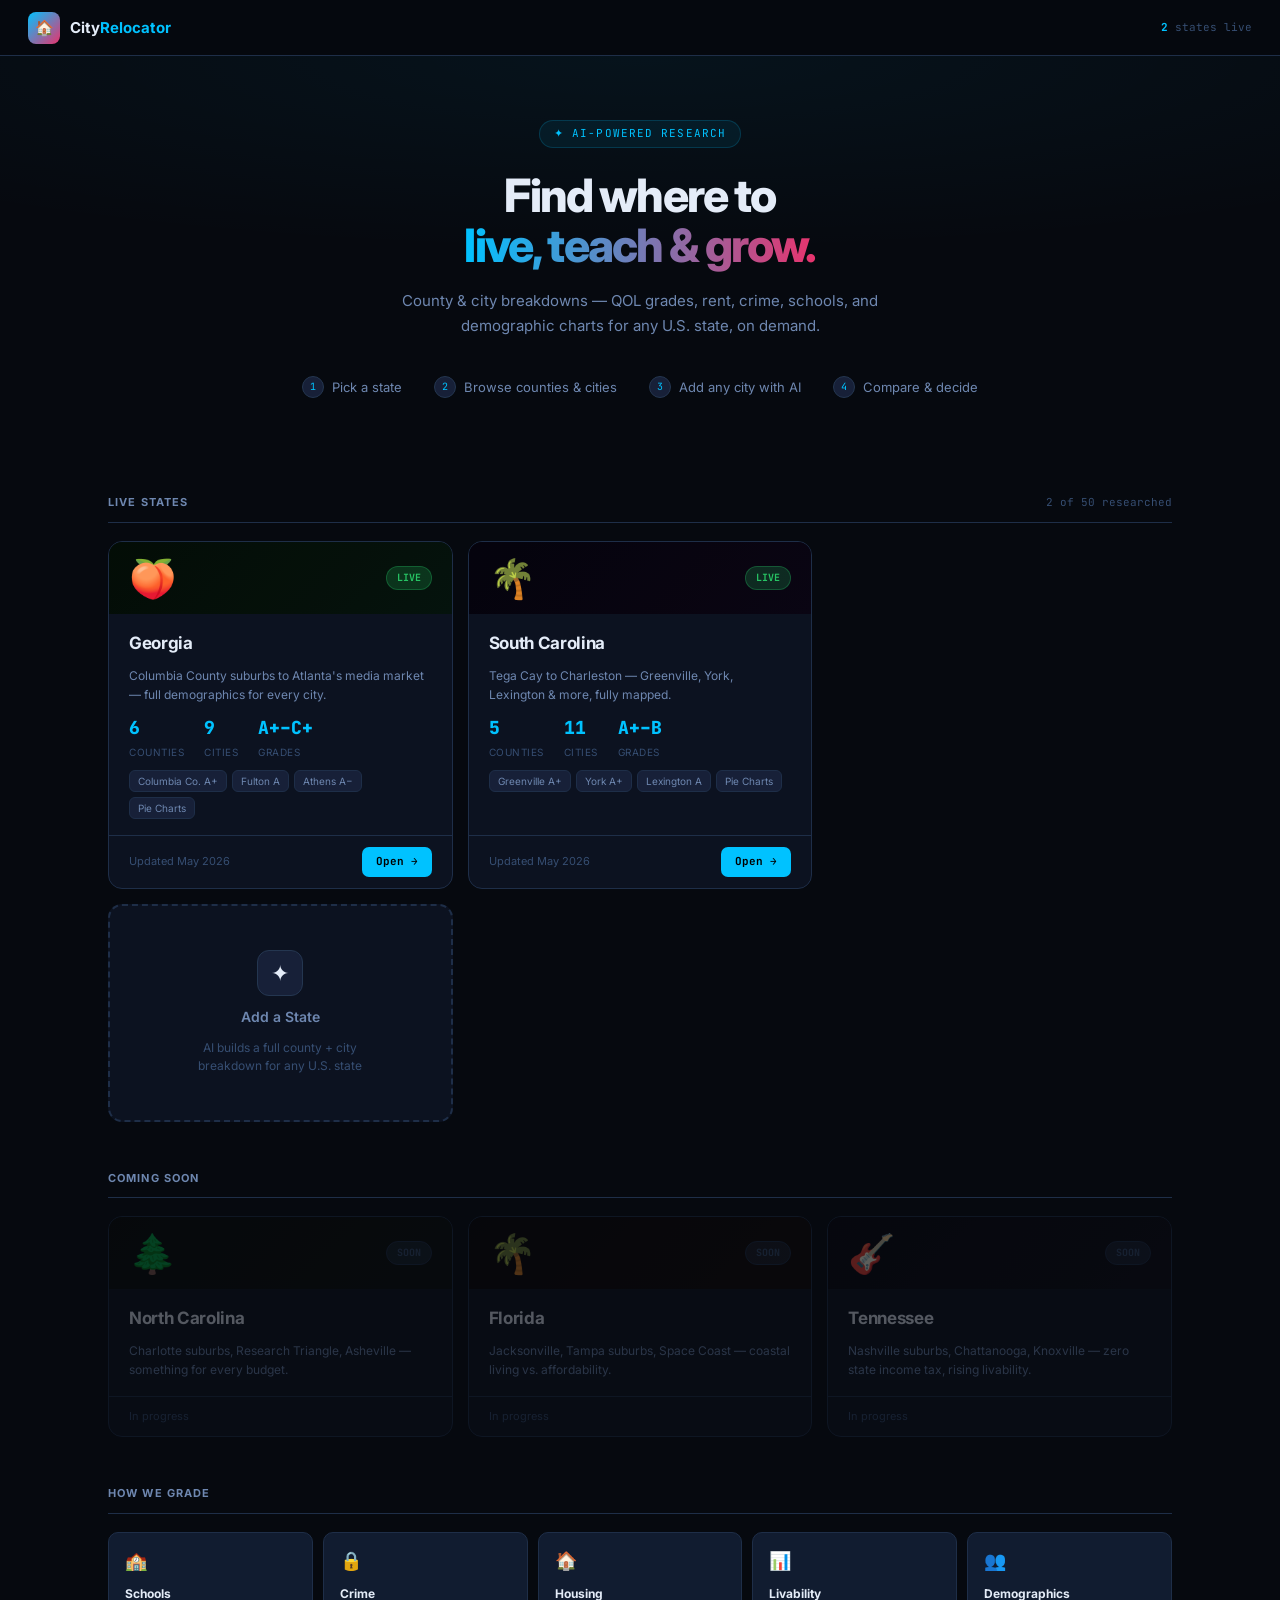
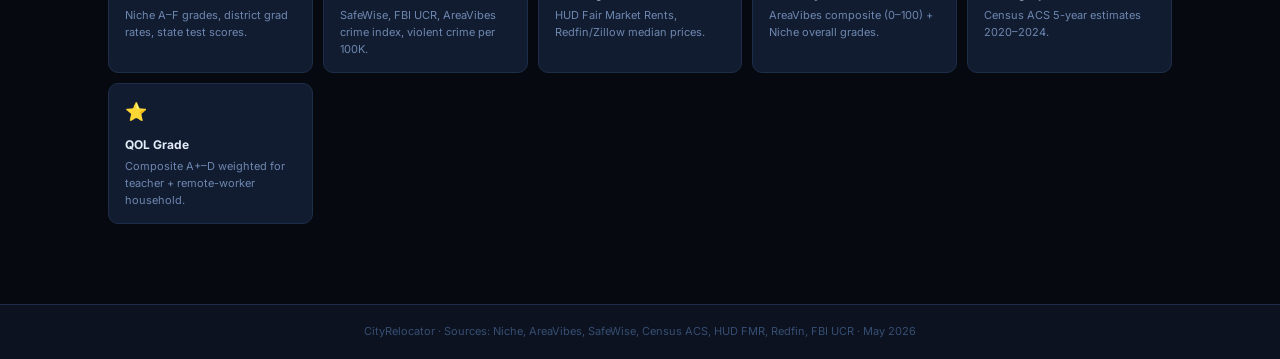
<file: index.html>
<!DOCTYPE html>
<html lang="en">
<head>
<meta charset="UTF-8">
<meta name="viewport" content="width=device-width, initial-scale=1.0">
<title>City Relocator — Neighborhood Research Hub</title>
<meta name="description" content="AI-powered county & city QOL research. Demographics, rent, crime, schools for every U.S. state.">
<link rel="stylesheet" href="shared.css">
<style>
/* ── HUB PAGE STYLES ── */
.site-header {
  position: sticky; top: 0; z-index: 100;
  display: flex; align-items: center; gap: 12px;
  height: 56px; padding: 0 28px;
  background: rgba(6,9,15,.96); backdrop-filter: blur(14px);
  border-bottom: 1px solid var(--border);
}
.logo { display: flex; align-items: center; gap: 10px; text-decoration: none; }
.logo-icon {
  width: 32px; height: 32px; border-radius: 8px; flex-shrink: 0;
  background: linear-gradient(135deg, var(--accent), var(--accent2));
  display: flex; align-items: center; justify-content: center; font-size: 15px;
}
.logo-name { font-size: 15px; font-weight: 700; color: var(--text); }
.logo-name span { color: var(--accent); }
.header-push { flex: 1; }
.header-badge { font-family: var(--mono); font-size: 11px; color: var(--dim); }
.header-badge strong { color: var(--accent); }

.hub-hero {
  padding: 64px 28px 52px; text-align: center;
  background: radial-gradient(ellipse 80% 50% at 50% 0%, rgba(0,194,255,.055), transparent);
}
.hub-tag {
  display: inline-flex; align-items: center; gap: 6px;
  font-family: var(--mono); font-size: 11px; color: var(--accent);
  letter-spacing: .1em; text-transform: uppercase;
  background: rgba(0,194,255,.07); border: 1px solid rgba(0,194,255,.18);
  padding: 4px 14px; border-radius: 20px; margin-bottom: 22px;
}
.hub-h1 {
  font-size: clamp(26px, 5vw, 46px); font-weight: 800;
  letter-spacing: -.04em; line-height: 1.1; margin-bottom: 18px;
}
.hub-h1 em {
  font-style: normal;
  background: linear-gradient(90deg, var(--accent), var(--accent2));
  -webkit-background-clip: text; -webkit-text-fill-color: transparent;
  background-clip: text;
}
.hub-sub { color: var(--muted); font-size: 15px; max-width: 480px; margin: 0 auto 38px; line-height: 1.65; }
.hub-steps { display: flex; justify-content: center; gap: 32px; flex-wrap: wrap; }
.hub-step { display: flex; align-items: center; gap: 8px; font-size: 13px; color: var(--muted); }
.step-n {
  width: 22px; height: 22px; border-radius: 50%;
  background: var(--bg4); border: 1px solid var(--border2);
  display: flex; align-items: center; justify-content: center;
  font-family: var(--mono); font-size: 10px; color: var(--accent); flex-shrink: 0;
}

.hub-body { max-width: 1120px; margin: 0 auto; padding: 0 28px 80px; }
.sec-hd {
  display: flex; align-items: center; justify-content: space-between;
  margin: 40px 0 18px; padding-bottom: 10px;
  border-bottom: 1px solid var(--border);
}
.sec-hd h2 { font-size: 11px; font-weight: 700; color: var(--muted); text-transform: uppercase; letter-spacing: .1em; }
.sec-hd span { font-size: 11px; color: var(--dim); font-family: var(--mono); }

.states-grid { display: grid; grid-template-columns: repeat(auto-fill, minmax(295px, 1fr)); gap: 15px; margin-bottom: 48px; }

/* State card */
.state-card {
  background: var(--bg2); border: 1px solid var(--border);
  border-radius: 14px; overflow: hidden;
  display: flex; flex-direction: column;
  text-decoration: none; color: var(--text);
  transition: border-color .2s, transform .15s, box-shadow .2s;
}
.state-card:hover { border-color: var(--accent); transform: translateY(-2px); box-shadow: 0 10px 36px rgba(0,194,255,.1); }
.state-card.soon { opacity: .35; pointer-events: none; }

.sc-banner {
  height: 72px; display: flex; align-items: center;
  justify-content: space-between; padding: 0 20px;
  position: relative; overflow: hidden;
}
.sc-banner::after { content:''; position:absolute; inset:0; background:rgba(0,0,0,.22); }
.sc-flag { font-size: 38px; position: relative; z-index: 1; line-height: 1; }
.sc-badge { position: relative; z-index: 1; font-size: 10px; font-weight: 700; padding: 3px 10px; border-radius: 20px; font-family: var(--mono); }
.badge-live { background: rgba(39,196,100,.2); color: var(--green); border: 1px solid rgba(39,196,100,.3); }
.badge-soon { background: rgba(54,78,114,.3); color: var(--dim); border: 1px solid var(--border); }
.badge-ai   { background: rgba(0,194,255,.15); color: var(--accent); border: 1px solid rgba(0,194,255,.3); }

.sc-body { padding: 16px 20px; flex: 1; display: flex; flex-direction: column; gap: 10px; }
.sc-name { font-size: 17px; font-weight: 700; letter-spacing: -.02em; }
.sc-sub  { font-size: 12px; color: var(--muted); line-height: 1.55; }
.sc-stats { display: flex; gap: 20px; }
.sc-num { font-size: 18px; font-weight: 800; color: var(--accent); font-family: var(--mono); }
.sc-lbl { font-size: 10px; color: var(--dim); text-transform: uppercase; letter-spacing: .05em; margin-top: 1px; }
.sc-tags { display: flex; flex-wrap: wrap; gap: 5px; }
.sc-tag { font-size: 10px; padding: 2px 8px; border-radius: 6px; background: var(--bg4); border: 1px solid var(--border); color: var(--muted); }

.sc-foot { padding: 11px 20px; border-top: 1px solid var(--border); display: flex; align-items: center; justify-content: space-between; }
.sc-foot-meta { font-size: 11px; color: var(--dim); }
.sc-open {
  background: var(--accent); color: #000;
  font-weight: 700; font-size: 11px; padding: 6px 14px;
  border-radius: 7px; font-family: var(--mono);
  border: none; cursor: pointer;
}

/* Add card */
.add-card {
  background: var(--bg2); border: 2px dashed var(--border);
  border-radius: 14px; display: flex; flex-direction: column;
  align-items: center; justify-content: center;
  padding: 36px 20px; cursor: pointer; min-height: 218px;
  text-align: center; gap: 10px;
  transition: border-color .2s, background .2s;
}
.add-card:hover { border-color: rgba(0,194,255,.5); background: rgba(0,194,255,.03); }
.add-icon { width: 46px; height: 46px; border-radius: 12px; background: var(--bg4); border: 1px solid var(--border2); display: flex; align-items: center; justify-content: center; font-size: 22px; }
.add-title { font-size: 14px; font-weight: 600; color: var(--muted); }
.add-sub { font-size: 12px; color: var(--dim); line-height: 1.5; }

/* Methods */
.method-grid { display: grid; grid-template-columns: repeat(auto-fill, minmax(172px, 1fr)); gap: 10px; }
.method-card { background: var(--bg3); border: 1px solid var(--border); border-radius: 10px; padding: 14px 16px; }
.method-icon  { font-size: 18px; margin-bottom: 8px; }
.method-title { font-size: 12px; font-weight: 700; margin-bottom: 4px; }
.method-body  { font-size: 11px; color: var(--muted); line-height: 1.55; }

.hub-footer { background: var(--bg2); border-top: 1px solid var(--border); padding: 18px 28px; text-align: center; font-size: 11px; color: var(--dim); }
.hub-footer a { color: var(--accent); text-decoration: none; }

@media(max-width:640px){
  .site-header { padding: 0 16px; }
  .hub-hero    { padding: 44px 16px 36px; }
  .hub-body    { padding: 0 16px 60px; }
}
</style>
</head>
<body>

<header class="site-header">
  <a class="logo" href="index.html">
    <div class="logo-icon">🏠</div>
    <span class="logo-name">City<span>Relocator</span></span>
  </a>
  <div class="header-push"></div>
  <div class="header-badge"><strong id="live-ct">2</strong> states live</div>
</header>

<div class="hub-hero">
  <div class="hub-tag">✦ AI-Powered Research</div>
  <h1 class="hub-h1">Find where to<br><em>live, teach &amp; grow.</em></h1>
  <p class="hub-sub">County &amp; city breakdowns — QOL grades, rent, crime, schools, and demographic charts for any U.S. state, on demand.</p>
  <div class="hub-steps">
    <div class="hub-step"><div class="step-n">1</div>Pick a state</div>
    <div class="hub-step"><div class="step-n">2</div>Browse counties &amp; cities</div>
    <div class="hub-step"><div class="step-n">3</div>Add any city with AI</div>
    <div class="hub-step"><div class="step-n">4</div>Compare &amp; decide</div>
  </div>
</div>

<div class="hub-body">

  <div class="sec-hd" style="margin-top:44px;">
    <h2>Live States</h2>
    <span id="ct-label">2 of 50 researched</span>
  </div>

  <div class="states-grid">

    <a class="state-card" href="georgia.html">
      <div class="sc-banner" style="background:linear-gradient(135deg,#041008,#071810);">
        <span class="sc-flag">🍑</span>
        <span class="sc-badge badge-live">LIVE</span>
      </div>
      <div class="sc-body">
        <div class="sc-name">Georgia</div>
        <div class="sc-sub">Columbia County suburbs to Atlanta's media market — full demographics for every city.</div>
        <div class="sc-stats">
          <div><div class="sc-num">6</div><div class="sc-lbl">Counties</div></div>
          <div><div class="sc-num">9</div><div class="sc-lbl">Cities</div></div>
          <div><div class="sc-num">A+–C+</div><div class="sc-lbl">Grades</div></div>
        </div>
        <div class="sc-tags">
          <span class="sc-tag">Columbia Co. A+</span>
          <span class="sc-tag">Fulton A</span>
          <span class="sc-tag">Athens A−</span>
          <span class="sc-tag">Pie Charts</span>
        </div>
      </div>
      <div class="sc-foot">
        <span class="sc-foot-meta">Updated May 2026</span>
        <span class="sc-open">Open →</span>
      </div>
    </a>

    <a class="state-card" href="south-carolina.html">
      <div class="sc-banner" style="background:linear-gradient(135deg,#060410,#0d0618);">
        <span class="sc-flag">🌴</span>
        <span class="sc-badge badge-live">LIVE</span>
      </div>
      <div class="sc-body">
        <div class="sc-name">South Carolina</div>
        <div class="sc-sub">Tega Cay to Charleston — Greenville, York, Lexington &amp; more, fully mapped.</div>
        <div class="sc-stats">
          <div><div class="sc-num">5</div><div class="sc-lbl">Counties</div></div>
          <div><div class="sc-num">11</div><div class="sc-lbl">Cities</div></div>
          <div><div class="sc-num">A+–B</div><div class="sc-lbl">Grades</div></div>
        </div>
        <div class="sc-tags">
          <span class="sc-tag">Greenville A+</span>
          <span class="sc-tag">York A+</span>
          <span class="sc-tag">Lexington A</span>
          <span class="sc-tag">Pie Charts</span>
        </div>
      </div>
      <div class="sc-foot">
        <span class="sc-foot-meta">Updated May 2026</span>
        <span class="sc-open">Open →</span>
      </div>
    </a>

    <div id="ai-anchor"></div>

    <div class="add-card" onclick="openAddModal()">
      <div class="add-icon">✦</div>
      <div class="add-title">Add a State</div>
      <div class="add-sub">AI builds a full county + city<br>breakdown for any U.S. state</div>
    </div>

  </div>

  <div class="sec-hd"><h2>Coming Soon</h2></div>
  <div class="states-grid">
    <div class="state-card soon">
      <div class="sc-banner" style="background:linear-gradient(135deg,#080a08,#0e120e);"><span class="sc-flag">🌲</span><span class="sc-badge badge-soon">SOON</span></div>
      <div class="sc-body"><div class="sc-name">North Carolina</div><div class="sc-sub">Charlotte suburbs, Research Triangle, Asheville — something for every budget.</div></div>
      <div class="sc-foot"><span class="sc-foot-meta">In progress</span></div>
    </div>
    <div class="state-card soon">
      <div class="sc-banner" style="background:linear-gradient(135deg,#0a0606,#160a08);"><span class="sc-flag">🌴</span><span class="sc-badge badge-soon">SOON</span></div>
      <div class="sc-body"><div class="sc-name">Florida</div><div class="sc-sub">Jacksonville, Tampa suburbs, Space Coast — coastal living vs. affordability.</div></div>
      <div class="sc-foot"><span class="sc-foot-meta">In progress</span></div>
    </div>
    <div class="state-card soon">
      <div class="sc-banner" style="background:linear-gradient(135deg,#080810,#100c18);"><span class="sc-flag">🎸</span><span class="sc-badge badge-soon">SOON</span></div>
      <div class="sc-body"><div class="sc-name">Tennessee</div><div class="sc-sub">Nashville suburbs, Chattanooga, Knoxville — zero state income tax, rising livability.</div></div>
      <div class="sc-foot"><span class="sc-foot-meta">In progress</span></div>
    </div>
  </div>

  <div class="sec-hd" style="margin-top:8px;"><h2>How We Grade</h2></div>
  <div class="method-grid">
    <div class="method-card"><div class="method-icon">🏫</div><div class="method-title">Schools</div><div class="method-body">Niche A–F grades, district grad rates, state test scores.</div></div>
    <div class="method-card"><div class="method-icon">🔒</div><div class="method-title">Crime</div><div class="method-body">SafeWise, FBI UCR, AreaVibes crime index, violent crime per 100K.</div></div>
    <div class="method-card"><div class="method-icon">🏠</div><div class="method-title">Housing</div><div class="method-body">HUD Fair Market Rents, Redfin/Zillow median prices.</div></div>
    <div class="method-card"><div class="method-icon">📊</div><div class="method-title">Livability</div><div class="method-body">AreaVibes composite (0–100) + Niche overall grades.</div></div>
    <div class="method-card"><div class="method-icon">👥</div><div class="method-title">Demographics</div><div class="method-body">Census ACS 5-year estimates 2020–2024.</div></div>
    <div class="method-card"><div class="method-icon">⭐</div><div class="method-title">QOL Grade</div><div class="method-body">Composite A+–D weighted for teacher + remote-worker household.</div></div>
  </div>

</div>

<div class="hub-footer">
  CityRelocator · Sources: Niche, AreaVibes, SafeWise, Census ACS, HUD FMR, Redfin, FBI UCR · May 2026
</div>

<!-- ADD STATE MODAL -->
<div class="modal-overlay" id="add-modal">
  <div class="modal">
    <div class="modal-header">
      <div>
        <div class="modal-title">Add a State</div>
        <div class="modal-sub">Select a state — Claude researches &amp; builds the full page</div>
      </div>
      <button class="modal-close" onclick="closeModal()">✕</button>
    </div>
    <div class="modal-body">
      <input class="state-search" id="s-search" type="text" placeholder="Search states…" oninput="filterStates(this.value)">
      <div class="states-list" id="s-list"></div>
      <div class="progress-log" id="gen-log"></div>
    </div>
    <div class="modal-footer">
      <button class="btn-secondary" onclick="closeModal()">Cancel</button>
      <button class="btn-primary" id="gen-btn" disabled onclick="runGenerate()">Generate ✦</button>
    </div>
  </div>
</div>

<div id="toast"></div>

<script>
const STATES=[
  {n:'Alabama',f:'🌙'},{n:'Alaska',f:'🌌'},{n:'Arizona',f:'🌵'},{n:'Arkansas',f:'💎'},
  {n:'California',f:'🌊'},{n:'Colorado',f:'⛰️'},{n:'Connecticut',f:'🌿'},{n:'Delaware',f:'🔵'},
  {n:'Florida',f:'🌴'},{n:'Hawaii',f:'🌺'},{n:'Idaho',f:'🥔'},{n:'Illinois',f:'🏙️'},
  {n:'Indiana',f:'🏎️'},{n:'Iowa',f:'🌽'},{n:'Kansas',f:'🌾'},{n:'Kentucky',f:'🐎'},
  {n:'Louisiana',f:'🎺'},{n:'Maine',f:'🦞'},{n:'Maryland',f:'🦀'},{n:'Massachusetts',f:'🎓'},
  {n:'Michigan',f:'🚗'},{n:'Minnesota',f:'❄️'},{n:'Mississippi',f:'🎸'},{n:'Missouri',f:'🌉'},
  {n:'Montana',f:'🏔️'},{n:'Nebraska',f:'🌻'},{n:'Nevada',f:'🎰'},{n:'New Hampshire',f:'🍂'},
  {n:'New Jersey',f:'🗽'},{n:'New Mexico',f:'🌶️'},{n:'New York',f:'🗺️'},{n:'North Carolina',f:'🌲'},
  {n:'North Dakota',f:'🌅'},{n:'Ohio',f:'🔴'},{n:'Oklahoma',f:'🌪️'},{n:'Oregon',f:'🌲'},
  {n:'Pennsylvania',f:'🔔'},{n:'Rhode Island',f:'⚓'},{n:'South Dakota',f:'🦅'},{n:'Tennessee',f:'🎸'},
  {n:'Texas',f:'⭐'},{n:'Utah',f:'🏜️'},{n:'Vermont',f:'🍁'},{n:'Virginia',f:'🏛️'},
  {n:'Washington',f:'☕'},{n:'West Virginia',f:'⛏️'},{n:'Wisconsin',f:'🧀'},{n:'Wyoming',f:'🦬'}
];
const added=new Set();
let sel=null;

function openAddModal(){
  sel=null;
  document.getElementById('gen-btn').disabled=true;
  document.getElementById('gen-log').className='progress-log';
  document.getElementById('gen-log').innerHTML='';
  document.getElementById('s-search').value='';
  renderList(avail());
  document.getElementById('add-modal').classList.add('open');
}
function closeModal(){ document.getElementById('add-modal').classList.remove('open'); }
function avail(){ return STATES.filter(s=>!added.has(s.n)); }
function filterStates(q){ renderList(avail().filter(s=>s.n.toLowerCase().includes(q.toLowerCase()))); }
function renderList(list){
  document.getElementById('s-list').innerHTML=list.map(s=>`
    <div class="state-option${sel&&sel.n===s.n?' selected':''}" onclick="pickState('${s.n}','${s.f}')">
      <span style="font-size:18px;">${s.f}</span><span style="font-weight:500;">${s.n}</span>
    </div>`).join('');
}
function pickState(n,f){
  sel={n,f};
  document.getElementById('gen-btn').disabled=false;
  filterStates(document.getElementById('s-search').value);
}
function log(m,c=''){
  const el=document.getElementById('gen-log');
  el.classList.add('open');
  el.innerHTML+=`<div class="log-line ${c}">${m}</div>`;
  el.scrollTop=el.scrollHeight;
}

async function runGenerate(){
  if(!sel)return;
  const btn=document.getElementById('gen-btn');
  btn.disabled=true; btn.innerHTML='<span class="spin">⟳</span> Researching…';
  const {n,f}=sel;
  log(`Starting ${f} ${n}…`,'info');
  log('Querying counties, cities, rent, crime, schools, demographics…');
  const prompt=`Generate a complete, self-contained HTML page for "${n}" following the CityRelocator format.
Requirements:
1. Link shared.css: <link rel="stylesheet" href="shared.css">
2. Nav: <nav class="nav"><a href="index.html">🏠 Hub</a><span class="nav-sep">›</span><span class="nav-cur">${f} ${n}</span><div class="nav-right"><a href="index.html">← Back to Hub</a></div></nav>
3. Top 4-5 best counties with .county-block > .county-header (.county-name, .county-grade, .county-tag) + .county-desc + .city-grid
4. Each city: .city-card (.star or .caution) with .city-top (.city-name, .city-sub, .qol-grade, .qol-src), .badge-row, .stats (.stat-row with .sl/.sv/.pill), .demo-section (canvas 80x80 + .legend)
5. Use grade color classes: .gAp .gA .gAm .gBp .gB .gC on both .county-grade and .qol-grade
6. Full cross-comparison table (.section-title + .table-wrap > table)
7. Synopsis (.syn-grid > .syn-card with .syn-title + .syn-body)
8. Add-city section (.add-city-section) with input .add-city-input, button .btn-research, status div #city-status, grid #custom-grid
9. .page-footer with links back to index.html
10. Single <script> with drawPie function and all pie calls, plus submitCity() and addCityCard() that call Anthropic API
drawPie: function drawPie(id,segs){const c=document.getElementById(id);if(!c)return;const ctx=c.getContext('2d');const cx=c.width/2,cy=c.height/2,r=Math.min(cx,cy)-3;let s=-Math.PI/2;segs.forEach(([p,col])=>{const a=(p/100)*2*Math.PI;ctx.beginPath();ctx.moveTo(cx,cy);ctx.arc(cx,cy,r,s,s+a);ctx.closePath();ctx.fillStyle=col;ctx.fill();s+=a;});ctx.beginPath();ctx.arc(cx,cy,r*.42,0,2*Math.PI);ctx.fillStyle='#06090f';ctx.fill();}
Colors: White=#38b6f8, Black=#9b7aea, Hispanic=#f97316, Asian=#27c464, Other=#d1ddf0
Use REAL 2024-2026 data for ${n}. Real Census ACS demographics. Return ONLY HTML starting with <!DOCTYPE html>.`;
  try{
    const res=await fetch('/api/generate',{method:'POST',headers:{'Content-Type':'application/json'},body:JSON.stringify({model:'claude-sonnet-4-20250514',max_tokens:8000,messages:[{role:'user',content:prompt}]})});
    if(!res.ok)throw new Error('API '+res.status);
    const d=await res.json();
    let html=(d.content?.[0]?.text||'').trim().replace(/^```html\s*/i,'').replace(/\s*```$/,'').trim();
    if(!html.startsWith('<!'))throw new Error('Bad response');
    log('✓ Built — opening…','ok');
    added.add(n);
    const url=URL.createObjectURL(new Blob([html],{type:'text/html'}));
    injectCard(n,f,url);
    const ct=2+added.size;
    document.getElementById('live-ct').textContent=ct;
    document.getElementById('ct-label').textContent=ct+' of 50 researched';
    showToast('🎉 '+f+' '+n+' ready!','success');
    setTimeout(closeModal,1200);
  }catch(e){
    log('✗ '+e.message,'err');
    showToast('Failed: '+e.message,'error');
    btn.disabled=false; btn.innerHTML='Generate ✦';
  }
}
function injectCard(n,f,href){
  const a=document.createElement('a');
  a.className='state-card'; a.href=href; a.target='_blank'; a.rel='noopener';
  a.innerHTML=`<div class="sc-banner" style="background:linear-gradient(135deg,#06090f,#0c1220);"><span class="sc-flag">${f}</span><span class="sc-badge badge-ai">AI GENERATED</span></div><div class="sc-body"><div class="sc-name">${n}</div><div class="sc-sub">AI-researched county &amp; city breakdown with demographics and pie charts.</div><div class="sc-stats"><div><div class="sc-num">✦</div><div class="sc-lbl">Generated</div></div></div><div class="sc-tags"><span class="sc-tag">AI Research</span><span class="sc-tag">Demographics</span></div></div><div class="sc-foot"><span class="sc-foot-meta">Generated today</span><span class="sc-open">Open ↗</span></div>`;
  document.getElementById('ai-anchor').before(a);
}
function showToast(m,t){
  const el=document.getElementById('toast');
  el.textContent=m; el.className='show '+t;
  setTimeout(()=>el.className='',3500);
}
renderList(avail());
</script>
</body>
</html>
</file>
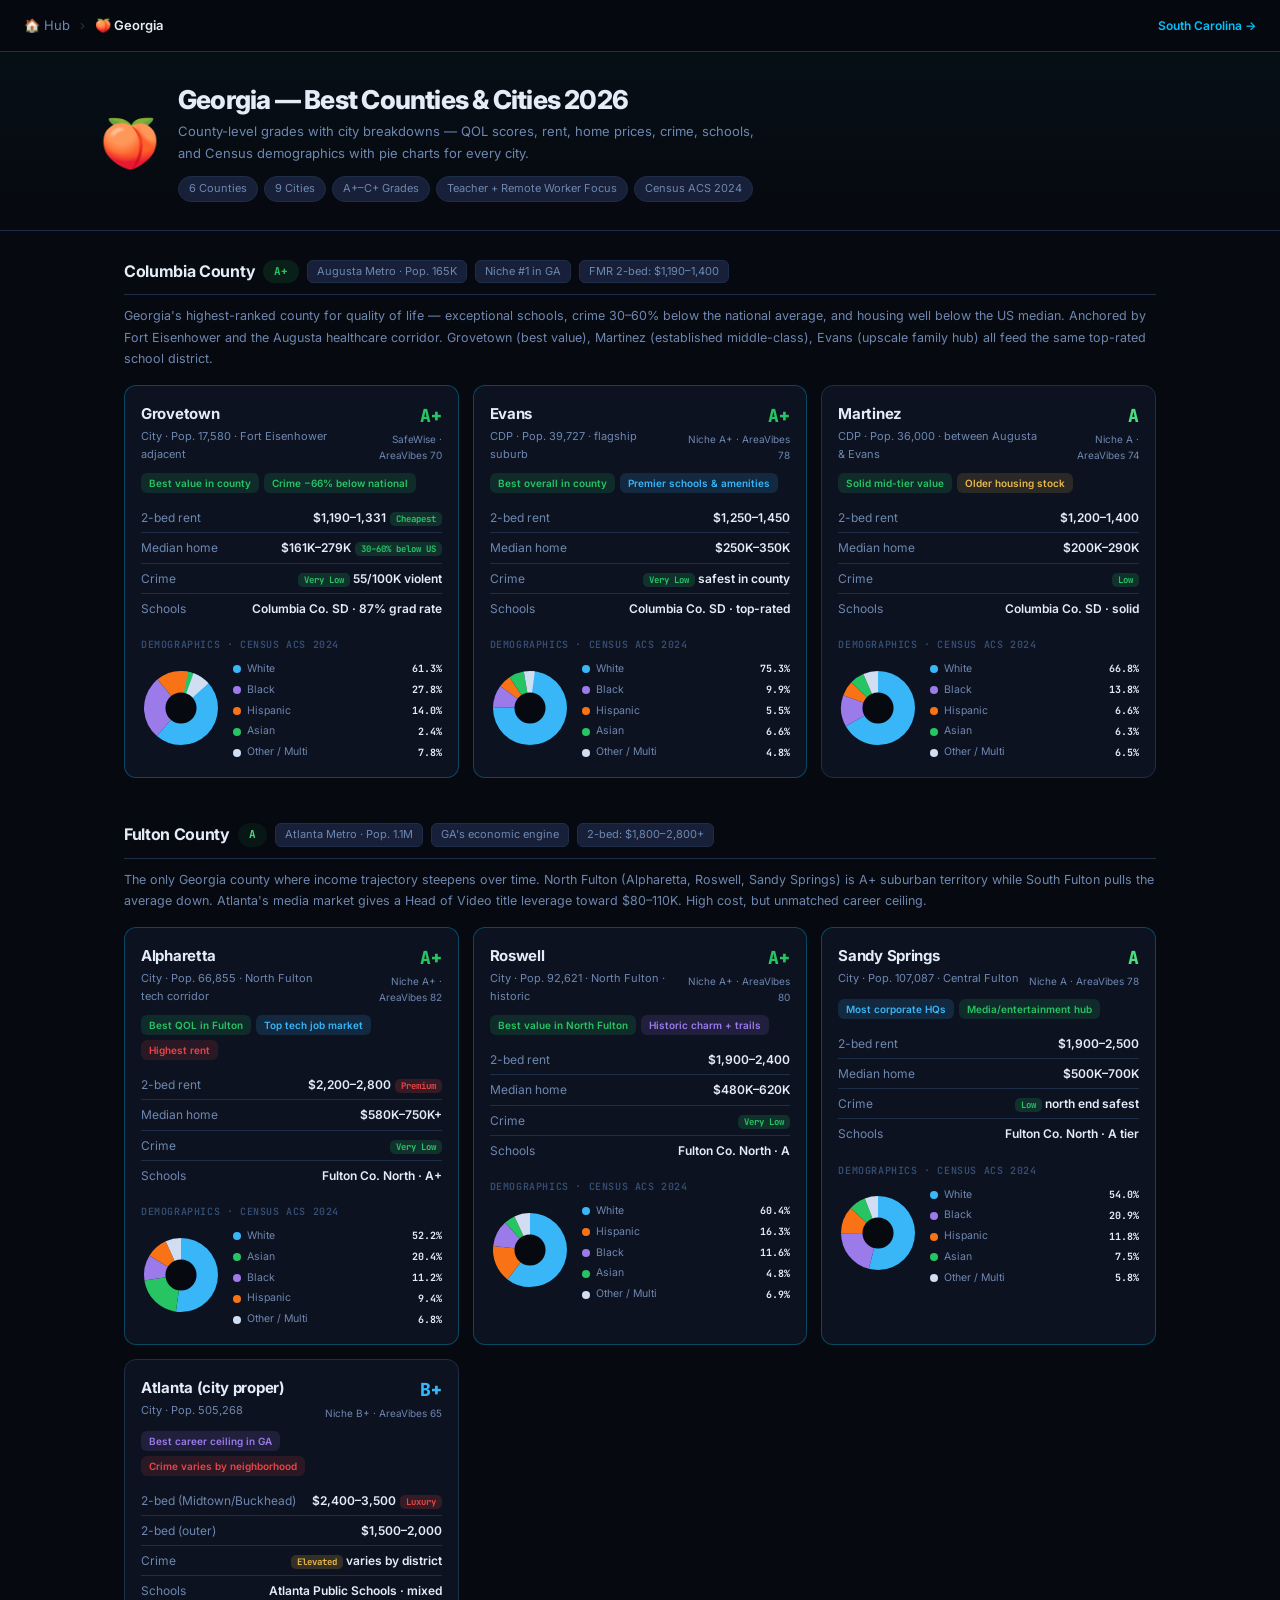
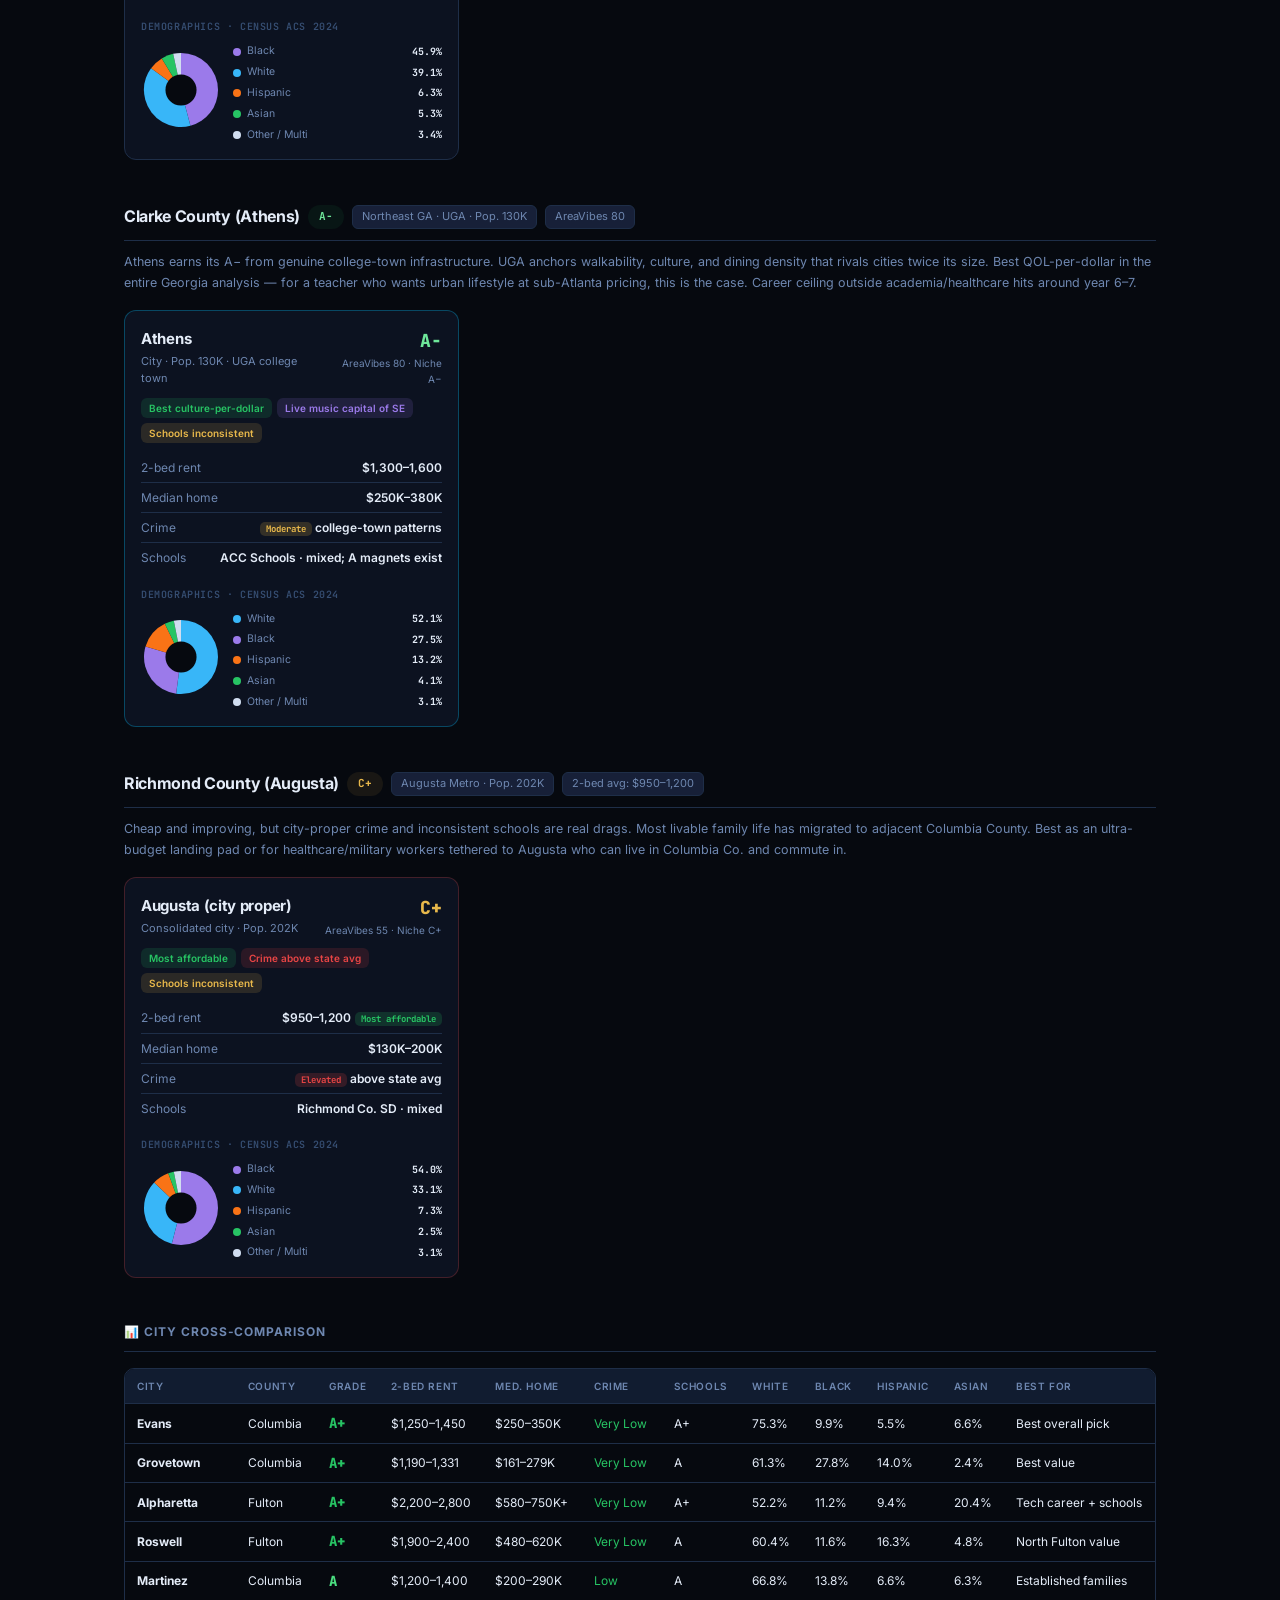
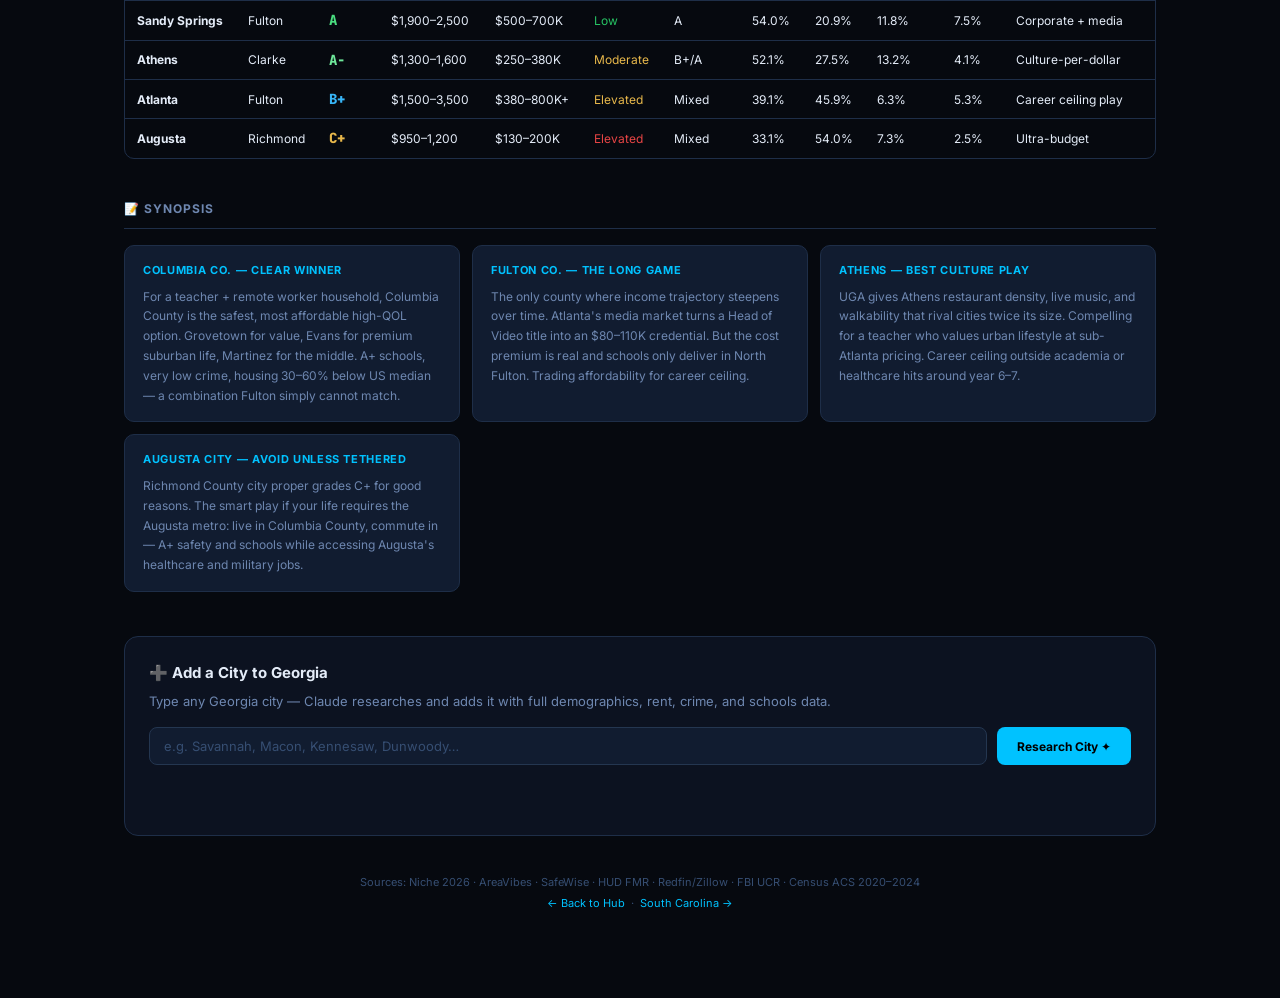
<file: georgia.html>
<!DOCTYPE html>
<html lang="en">
<head>
<meta charset="UTF-8">
<meta name="viewport" content="width=device-width, initial-scale=1.0">
<title>Georgia — City Relocator</title>
<meta name="description" content="Best counties and cities in Georgia — QOL grades, rent, crime, schools, demographics for Columbia, Fulton, Clarke, Richmond counties.">
<link rel="stylesheet" href="shared.css">
</head>
<body>

<nav class="nav">
  <a href="index.html">🏠 Hub</a>
  <span class="nav-sep">›</span>
  <span class="nav-cur">🍑 Georgia</span>
  <div class="nav-right"><a href="south-carolina.html">South Carolina →</a></div>
</nav>

<div class="hero">
  <div class="hero-inner">
    <div class="hero-flag">🍑</div>
    <div class="hero-text">
      <h1>Georgia — Best Counties &amp; Cities 2026</h1>
      <p>County-level grades with city breakdowns — QOL scores, rent, home prices, crime, schools, and Census demographics with pie charts for every city.</p>
      <div class="hero-pills">
        <span class="hero-pill">6 Counties</span>
        <span class="hero-pill">9 Cities</span>
        <span class="hero-pill">A+–C+ Grades</span>
        <span class="hero-pill">Teacher + Remote Worker Focus</span>
        <span class="hero-pill">Census ACS 2024</span>
      </div>
    </div>
  </div>
</div>

<div class="content">

<!-- COLUMBIA COUNTY -->
<div class="county-block">
  <div class="county-header">
    <div class="county-name">Columbia County</div>
    <div class="county-grade gAp" style="background:rgba(39,196,100,.12);">A+</div>
    <div class="county-tag">Augusta Metro · Pop. 165K</div>
    <div class="county-tag">Niche #1 in GA</div>
    <div class="county-tag">FMR 2-bed: $1,190–1,400</div>
  </div>
  <p class="county-desc">Georgia's highest-ranked county for quality of life — exceptional schools, crime 30–60% below the national average, and housing well below the US median. Anchored by Fort Eisenhower and the Augusta healthcare corridor. Grovetown (best value), Martinez (established middle-class), Evans (upscale family hub) all feed the same top-rated school district.</p>
  <div class="city-grid">

    <div class="city-card star">
      <div class="city-top">
        <div><div class="city-name">Grovetown</div><div class="city-sub">City · Pop. 17,580 · Fort Eisenhower adjacent</div></div>
        <div><div class="qol-grade gAp">A+</div><div class="qol-src">SafeWise · AreaVibes 70</div></div>
      </div>
      <div class="badge-row"><span class="badge bg">Best value in county</span><span class="badge bg">Crime −66% below national</span></div>
      <div class="stats">
        <div class="stat-row"><span class="sl">2-bed rent</span><span class="sv">$1,190–1,331<span class="pill pg">Cheapest</span></span></div>
        <div class="stat-row"><span class="sl">Median home</span><span class="sv">$161K–279K<span class="pill pg">30–60% below US</span></span></div>
        <div class="stat-row"><span class="sl">Crime</span><span class="sv"><span class="pill pg">Very Low</span> 55/100K violent</span></div>
        <div class="stat-row"><span class="sl">Schools</span><span class="sv">Columbia Co. SD · 87% grad rate</span></div>
      </div>
      <div class="demo-section">
        <div class="demo-title">Demographics · Census ACS 2024</div>
        <div class="demo-inner">
          <div class="pie-wrap"><canvas id="p-grovetown" width="80" height="80"></canvas></div>
          <div class="legend">
            <div class="leg-row"><div class="leg-dot" style="background:#38b6f8"></div><span class="leg-label">White</span><span class="leg-pct">61.3%</span></div>
            <div class="leg-row"><div class="leg-dot" style="background:#9b7aea"></div><span class="leg-label">Black</span><span class="leg-pct">27.8%</span></div>
            <div class="leg-row"><div class="leg-dot" style="background:#f97316"></div><span class="leg-label">Hispanic</span><span class="leg-pct">14.0%</span></div>
            <div class="leg-row"><div class="leg-dot" style="background:#27c464"></div><span class="leg-label">Asian</span><span class="leg-pct">2.4%</span></div>
            <div class="leg-row"><div class="leg-dot" style="background:#d1ddf0"></div><span class="leg-label">Other / Multi</span><span class="leg-pct">7.8%</span></div>
          </div>
        </div>
      </div>
    </div>

    <div class="city-card star">
      <div class="city-top">
        <div><div class="city-name">Evans</div><div class="city-sub">CDP · Pop. 39,727 · flagship suburb</div></div>
        <div><div class="qol-grade gAp">A+</div><div class="qol-src">Niche A+ · AreaVibes 78</div></div>
      </div>
      <div class="badge-row"><span class="badge bg">Best overall in county</span><span class="badge bb">Premier schools &amp; amenities</span></div>
      <div class="stats">
        <div class="stat-row"><span class="sl">2-bed rent</span><span class="sv">$1,250–1,450</span></div>
        <div class="stat-row"><span class="sl">Median home</span><span class="sv">$250K–350K</span></div>
        <div class="stat-row"><span class="sl">Crime</span><span class="sv"><span class="pill pg">Very Low</span> safest in county</span></div>
        <div class="stat-row"><span class="sl">Schools</span><span class="sv">Columbia Co. SD · top-rated</span></div>
      </div>
      <div class="demo-section">
        <div class="demo-title">Demographics · Census ACS 2024</div>
        <div class="demo-inner">
          <div class="pie-wrap"><canvas id="p-evans" width="80" height="80"></canvas></div>
          <div class="legend">
            <div class="leg-row"><div class="leg-dot" style="background:#38b6f8"></div><span class="leg-label">White</span><span class="leg-pct">75.3%</span></div>
            <div class="leg-row"><div class="leg-dot" style="background:#9b7aea"></div><span class="leg-label">Black</span><span class="leg-pct">9.9%</span></div>
            <div class="leg-row"><div class="leg-dot" style="background:#f97316"></div><span class="leg-label">Hispanic</span><span class="leg-pct">5.5%</span></div>
            <div class="leg-row"><div class="leg-dot" style="background:#27c464"></div><span class="leg-label">Asian</span><span class="leg-pct">6.6%</span></div>
            <div class="leg-row"><div class="leg-dot" style="background:#d1ddf0"></div><span class="leg-label">Other / Multi</span><span class="leg-pct">4.8%</span></div>
          </div>
        </div>
      </div>
    </div>

    <div class="city-card">
      <div class="city-top">
        <div><div class="city-name">Martinez</div><div class="city-sub">CDP · Pop. 36,000 · between Augusta &amp; Evans</div></div>
        <div><div class="qol-grade gA">A</div><div class="qol-src">Niche A · AreaVibes 74</div></div>
      </div>
      <div class="badge-row"><span class="badge bg">Solid mid-tier value</span><span class="badge by">Older housing stock</span></div>
      <div class="stats">
        <div class="stat-row"><span class="sl">2-bed rent</span><span class="sv">$1,200–1,400</span></div>
        <div class="stat-row"><span class="sl">Median home</span><span class="sv">$200K–290K</span></div>
        <div class="stat-row"><span class="sl">Crime</span><span class="sv"><span class="pill pg">Low</span></span></div>
        <div class="stat-row"><span class="sl">Schools</span><span class="sv">Columbia Co. SD · solid</span></div>
      </div>
      <div class="demo-section">
        <div class="demo-title">Demographics · Census ACS 2024</div>
        <div class="demo-inner">
          <div class="pie-wrap"><canvas id="p-martinez" width="80" height="80"></canvas></div>
          <div class="legend">
            <div class="leg-row"><div class="leg-dot" style="background:#38b6f8"></div><span class="leg-label">White</span><span class="leg-pct">66.8%</span></div>
            <div class="leg-row"><div class="leg-dot" style="background:#9b7aea"></div><span class="leg-label">Black</span><span class="leg-pct">13.8%</span></div>
            <div class="leg-row"><div class="leg-dot" style="background:#f97316"></div><span class="leg-label">Hispanic</span><span class="leg-pct">6.6%</span></div>
            <div class="leg-row"><div class="leg-dot" style="background:#27c464"></div><span class="leg-label">Asian</span><span class="leg-pct">6.3%</span></div>
            <div class="leg-row"><div class="leg-dot" style="background:#d1ddf0"></div><span class="leg-label">Other / Multi</span><span class="leg-pct">6.5%</span></div>
          </div>
        </div>
      </div>
    </div>

  </div>
</div>

<!-- FULTON COUNTY -->
<div class="county-block">
  <div class="county-header">
    <div class="county-name">Fulton County</div>
    <div class="county-grade gA" style="background:rgba(39,196,100,.08);">A</div>
    <div class="county-tag">Atlanta Metro · Pop. 1.1M</div>
    <div class="county-tag">GA's economic engine</div>
    <div class="county-tag">2-bed: $1,800–2,800+</div>
  </div>
  <p class="county-desc">The only Georgia county where income trajectory steepens over time. North Fulton (Alpharetta, Roswell, Sandy Springs) is A+ suburban territory while South Fulton pulls the average down. Atlanta's media market gives a Head of Video title leverage toward $80–110K. High cost, but unmatched career ceiling.</p>
  <div class="city-grid">

    <div class="city-card star">
      <div class="city-top">
        <div><div class="city-name">Alpharetta</div><div class="city-sub">City · Pop. 66,855 · North Fulton tech corridor</div></div>
        <div><div class="qol-grade gAp">A+</div><div class="qol-src">Niche A+ · AreaVibes 82</div></div>
      </div>
      <div class="badge-row"><span class="badge bg">Best QOL in Fulton</span><span class="badge bb">Top tech job market</span><span class="badge br">Highest rent</span></div>
      <div class="stats">
        <div class="stat-row"><span class="sl">2-bed rent</span><span class="sv">$2,200–2,800<span class="pill pr">Premium</span></span></div>
        <div class="stat-row"><span class="sl">Median home</span><span class="sv">$580K–750K+</span></div>
        <div class="stat-row"><span class="sl">Crime</span><span class="sv"><span class="pill pg">Very Low</span></span></div>
        <div class="stat-row"><span class="sl">Schools</span><span class="sv">Fulton Co. North · A+</span></div>
      </div>
      <div class="demo-section">
        <div class="demo-title">Demographics · Census ACS 2024</div>
        <div class="demo-inner">
          <div class="pie-wrap"><canvas id="p-alpharetta" width="80" height="80"></canvas></div>
          <div class="legend">
            <div class="leg-row"><div class="leg-dot" style="background:#38b6f8"></div><span class="leg-label">White</span><span class="leg-pct">52.2%</span></div>
            <div class="leg-row"><div class="leg-dot" style="background:#27c464"></div><span class="leg-label">Asian</span><span class="leg-pct">20.4%</span></div>
            <div class="leg-row"><div class="leg-dot" style="background:#9b7aea"></div><span class="leg-label">Black</span><span class="leg-pct">11.2%</span></div>
            <div class="leg-row"><div class="leg-dot" style="background:#f97316"></div><span class="leg-label">Hispanic</span><span class="leg-pct">9.4%</span></div>
            <div class="leg-row"><div class="leg-dot" style="background:#d1ddf0"></div><span class="leg-label">Other / Multi</span><span class="leg-pct">6.8%</span></div>
          </div>
        </div>
      </div>
    </div>

    <div class="city-card star">
      <div class="city-top">
        <div><div class="city-name">Roswell</div><div class="city-sub">City · Pop. 92,621 · North Fulton · historic</div></div>
        <div><div class="qol-grade gAp">A+</div><div class="qol-src">Niche A+ · AreaVibes 80</div></div>
      </div>
      <div class="badge-row"><span class="badge bg">Best value in North Fulton</span><span class="badge bp">Historic charm + trails</span></div>
      <div class="stats">
        <div class="stat-row"><span class="sl">2-bed rent</span><span class="sv">$1,900–2,400</span></div>
        <div class="stat-row"><span class="sl">Median home</span><span class="sv">$480K–620K</span></div>
        <div class="stat-row"><span class="sl">Crime</span><span class="sv"><span class="pill pg">Very Low</span></span></div>
        <div class="stat-row"><span class="sl">Schools</span><span class="sv">Fulton Co. North · A</span></div>
      </div>
      <div class="demo-section">
        <div class="demo-title">Demographics · Census ACS 2024</div>
        <div class="demo-inner">
          <div class="pie-wrap"><canvas id="p-roswell" width="80" height="80"></canvas></div>
          <div class="legend">
            <div class="leg-row"><div class="leg-dot" style="background:#38b6f8"></div><span class="leg-label">White</span><span class="leg-pct">60.4%</span></div>
            <div class="leg-row"><div class="leg-dot" style="background:#f97316"></div><span class="leg-label">Hispanic</span><span class="leg-pct">16.3%</span></div>
            <div class="leg-row"><div class="leg-dot" style="background:#9b7aea"></div><span class="leg-label">Black</span><span class="leg-pct">11.6%</span></div>
            <div class="leg-row"><div class="leg-dot" style="background:#27c464"></div><span class="leg-label">Asian</span><span class="leg-pct">4.8%</span></div>
            <div class="leg-row"><div class="leg-dot" style="background:#d1ddf0"></div><span class="leg-label">Other / Multi</span><span class="leg-pct">6.9%</span></div>
          </div>
        </div>
      </div>
    </div>

    <div class="city-card star">
      <div class="city-top">
        <div><div class="city-name">Sandy Springs</div><div class="city-sub">City · Pop. 107,087 · Central Fulton</div></div>
        <div><div class="qol-grade gA">A</div><div class="qol-src">Niche A · AreaVibes 78</div></div>
      </div>
      <div class="badge-row"><span class="badge bb">Most corporate HQs</span><span class="badge bg">Media/entertainment hub</span></div>
      <div class="stats">
        <div class="stat-row"><span class="sl">2-bed rent</span><span class="sv">$1,900–2,500</span></div>
        <div class="stat-row"><span class="sl">Median home</span><span class="sv">$500K–700K</span></div>
        <div class="stat-row"><span class="sl">Crime</span><span class="sv"><span class="pill pg">Low</span> north end safest</span></div>
        <div class="stat-row"><span class="sl">Schools</span><span class="sv">Fulton Co. North · A tier</span></div>
      </div>
      <div class="demo-section">
        <div class="demo-title">Demographics · Census ACS 2024</div>
        <div class="demo-inner">
          <div class="pie-wrap"><canvas id="p-sandy" width="80" height="80"></canvas></div>
          <div class="legend">
            <div class="leg-row"><div class="leg-dot" style="background:#38b6f8"></div><span class="leg-label">White</span><span class="leg-pct">54.0%</span></div>
            <div class="leg-row"><div class="leg-dot" style="background:#9b7aea"></div><span class="leg-label">Black</span><span class="leg-pct">20.9%</span></div>
            <div class="leg-row"><div class="leg-dot" style="background:#f97316"></div><span class="leg-label">Hispanic</span><span class="leg-pct">11.8%</span></div>
            <div class="leg-row"><div class="leg-dot" style="background:#27c464"></div><span class="leg-label">Asian</span><span class="leg-pct">7.5%</span></div>
            <div class="leg-row"><div class="leg-dot" style="background:#d1ddf0"></div><span class="leg-label">Other / Multi</span><span class="leg-pct">5.8%</span></div>
          </div>
        </div>
      </div>
    </div>

    <div class="city-card">
      <div class="city-top">
        <div><div class="city-name">Atlanta (city proper)</div><div class="city-sub">City · Pop. 505,268</div></div>
        <div><div class="qol-grade gBp">B+</div><div class="qol-src">Niche B+ · AreaVibes 65</div></div>
      </div>
      <div class="badge-row"><span class="badge bp">Best career ceiling in GA</span><span class="badge br">Crime varies by neighborhood</span></div>
      <div class="stats">
        <div class="stat-row"><span class="sl">2-bed (Midtown/Buckhead)</span><span class="sv">$2,400–3,500<span class="pill pr">Luxury</span></span></div>
        <div class="stat-row"><span class="sl">2-bed (outer)</span><span class="sv">$1,500–2,000</span></div>
        <div class="stat-row"><span class="sl">Crime</span><span class="sv"><span class="pill py">Elevated</span> varies by district</span></div>
        <div class="stat-row"><span class="sl">Schools</span><span class="sv">Atlanta Public Schools · mixed</span></div>
      </div>
      <div class="demo-section">
        <div class="demo-title">Demographics · Census ACS 2024</div>
        <div class="demo-inner">
          <div class="pie-wrap"><canvas id="p-atlanta" width="80" height="80"></canvas></div>
          <div class="legend">
            <div class="leg-row"><div class="leg-dot" style="background:#9b7aea"></div><span class="leg-label">Black</span><span class="leg-pct">45.9%</span></div>
            <div class="leg-row"><div class="leg-dot" style="background:#38b6f8"></div><span class="leg-label">White</span><span class="leg-pct">39.1%</span></div>
            <div class="leg-row"><div class="leg-dot" style="background:#f97316"></div><span class="leg-label">Hispanic</span><span class="leg-pct">6.3%</span></div>
            <div class="leg-row"><div class="leg-dot" style="background:#27c464"></div><span class="leg-label">Asian</span><span class="leg-pct">5.3%</span></div>
            <div class="leg-row"><div class="leg-dot" style="background:#d1ddf0"></div><span class="leg-label">Other / Multi</span><span class="leg-pct">3.4%</span></div>
          </div>
        </div>
      </div>
    </div>

  </div>
</div>

<!-- CLARKE COUNTY -->
<div class="county-block">
  <div class="county-header">
    <div class="county-name">Clarke County (Athens)</div>
    <div class="county-grade gAm" style="background:rgba(39,196,100,.07);">A−</div>
    <div class="county-tag">Northeast GA · UGA · Pop. 130K</div>
    <div class="county-tag">AreaVibes 80</div>
  </div>
  <p class="county-desc">Athens earns its A− from genuine college-town infrastructure. UGA anchors walkability, culture, and dining density that rivals cities twice its size. Best QOL-per-dollar in the entire Georgia analysis — for a teacher who wants urban lifestyle at sub-Atlanta pricing, this is the case. Career ceiling outside academia/healthcare hits around year 6–7.</p>
  <div class="city-grid">
    <div class="city-card star">
      <div class="city-top">
        <div><div class="city-name">Athens</div><div class="city-sub">City · Pop. 130K · UGA college town</div></div>
        <div><div class="qol-grade gAm">A−</div><div class="qol-src">AreaVibes 80 · Niche A−</div></div>
      </div>
      <div class="badge-row"><span class="badge bg">Best culture-per-dollar</span><span class="badge bp">Live music capital of SE</span><span class="badge by">Schools inconsistent</span></div>
      <div class="stats">
        <div class="stat-row"><span class="sl">2-bed rent</span><span class="sv">$1,300–1,600</span></div>
        <div class="stat-row"><span class="sl">Median home</span><span class="sv">$250K–380K</span></div>
        <div class="stat-row"><span class="sl">Crime</span><span class="sv"><span class="pill py">Moderate</span> college-town patterns</span></div>
        <div class="stat-row"><span class="sl">Schools</span><span class="sv">ACC Schools · mixed; A magnets exist</span></div>
      </div>
      <div class="demo-section">
        <div class="demo-title">Demographics · Census ACS 2024</div>
        <div class="demo-inner">
          <div class="pie-wrap"><canvas id="p-athens" width="80" height="80"></canvas></div>
          <div class="legend">
            <div class="leg-row"><div class="leg-dot" style="background:#38b6f8"></div><span class="leg-label">White</span><span class="leg-pct">52.1%</span></div>
            <div class="leg-row"><div class="leg-dot" style="background:#9b7aea"></div><span class="leg-label">Black</span><span class="leg-pct">27.5%</span></div>
            <div class="leg-row"><div class="leg-dot" style="background:#f97316"></div><span class="leg-label">Hispanic</span><span class="leg-pct">13.2%</span></div>
            <div class="leg-row"><div class="leg-dot" style="background:#27c464"></div><span class="leg-label">Asian</span><span class="leg-pct">4.1%</span></div>
            <div class="leg-row"><div class="leg-dot" style="background:#d1ddf0"></div><span class="leg-label">Other / Multi</span><span class="leg-pct">3.1%</span></div>
          </div>
        </div>
      </div>
    </div>
  </div>
</div>

<!-- RICHMOND COUNTY -->
<div class="county-block">
  <div class="county-header">
    <div class="county-name">Richmond County (Augusta)</div>
    <div class="county-grade gC" style="background:rgba(232,184,75,.08);">C+</div>
    <div class="county-tag">Augusta Metro · Pop. 202K</div>
    <div class="county-tag">2-bed avg: $950–1,200</div>
  </div>
  <p class="county-desc">Cheap and improving, but city-proper crime and inconsistent schools are real drags. Most livable family life has migrated to adjacent Columbia County. Best as an ultra-budget landing pad or for healthcare/military workers tethered to Augusta who can live in Columbia Co. and commute in.</p>
  <div class="city-grid">
    <div class="city-card caution">
      <div class="city-top">
        <div><div class="city-name">Augusta (city proper)</div><div class="city-sub">Consolidated city · Pop. 202K</div></div>
        <div><div class="qol-grade gC">C+</div><div class="qol-src">AreaVibes 55 · Niche C+</div></div>
      </div>
      <div class="badge-row"><span class="badge bg">Most affordable</span><span class="badge br">Crime above state avg</span><span class="badge by">Schools inconsistent</span></div>
      <div class="stats">
        <div class="stat-row"><span class="sl">2-bed rent</span><span class="sv">$950–1,200<span class="pill pg">Most affordable</span></span></div>
        <div class="stat-row"><span class="sl">Median home</span><span class="sv">$130K–200K</span></div>
        <div class="stat-row"><span class="sl">Crime</span><span class="sv"><span class="pill pr">Elevated</span> above state avg</span></div>
        <div class="stat-row"><span class="sl">Schools</span><span class="sv">Richmond Co. SD · mixed</span></div>
      </div>
      <div class="demo-section">
        <div class="demo-title">Demographics · Census ACS 2024</div>
        <div class="demo-inner">
          <div class="pie-wrap"><canvas id="p-augusta" width="80" height="80"></canvas></div>
          <div class="legend">
            <div class="leg-row"><div class="leg-dot" style="background:#9b7aea"></div><span class="leg-label">Black</span><span class="leg-pct">54.0%</span></div>
            <div class="leg-row"><div class="leg-dot" style="background:#38b6f8"></div><span class="leg-label">White</span><span class="leg-pct">33.1%</span></div>
            <div class="leg-row"><div class="leg-dot" style="background:#f97316"></div><span class="leg-label">Hispanic</span><span class="leg-pct">7.3%</span></div>
            <div class="leg-row"><div class="leg-dot" style="background:#27c464"></div><span class="leg-label">Asian</span><span class="leg-pct">2.5%</span></div>
            <div class="leg-row"><div class="leg-dot" style="background:#d1ddf0"></div><span class="leg-label">Other / Multi</span><span class="leg-pct">3.1%</span></div>
          </div>
        </div>
      </div>
    </div>
  </div>
</div>

<!-- TABLE -->
<div class="section-title">📊 City Cross-Comparison</div>
<div class="table-wrap">
  <table>
    <thead><tr><th>City</th><th>County</th><th>Grade</th><th>2-bed Rent</th><th>Med. Home</th><th>Crime</th><th>Schools</th><th>White</th><th>Black</th><th>Hispanic</th><th>Asian</th><th>Best For</th></tr></thead>
    <tbody>
      <tr><td><strong>Evans</strong></td><td>Columbia</td><td class="tg gAp">A+</td><td>$1,250–1,450</td><td>$250–350K</td><td style="color:var(--green)">Very Low</td><td>A+</td><td>75.3%</td><td>9.9%</td><td>5.5%</td><td>6.6%</td><td>Best overall pick</td></tr>
      <tr><td><strong>Grovetown</strong></td><td>Columbia</td><td class="tg gAp">A+</td><td>$1,190–1,331</td><td>$161–279K</td><td style="color:var(--green)">Very Low</td><td>A</td><td>61.3%</td><td>27.8%</td><td>14.0%</td><td>2.4%</td><td>Best value</td></tr>
      <tr><td><strong>Alpharetta</strong></td><td>Fulton</td><td class="tg gAp">A+</td><td>$2,200–2,800</td><td>$580–750K+</td><td style="color:var(--green)">Very Low</td><td>A+</td><td>52.2%</td><td>11.2%</td><td>9.4%</td><td>20.4%</td><td>Tech career + schools</td></tr>
      <tr><td><strong>Roswell</strong></td><td>Fulton</td><td class="tg gAp">A+</td><td>$1,900–2,400</td><td>$480–620K</td><td style="color:var(--green)">Very Low</td><td>A</td><td>60.4%</td><td>11.6%</td><td>16.3%</td><td>4.8%</td><td>North Fulton value</td></tr>
      <tr><td><strong>Martinez</strong></td><td>Columbia</td><td class="tg gA">A</td><td>$1,200–1,400</td><td>$200–290K</td><td style="color:var(--green)">Low</td><td>A</td><td>66.8%</td><td>13.8%</td><td>6.6%</td><td>6.3%</td><td>Established families</td></tr>
      <tr><td><strong>Sandy Springs</strong></td><td>Fulton</td><td class="tg gA">A</td><td>$1,900–2,500</td><td>$500–700K</td><td style="color:var(--green)">Low</td><td>A</td><td>54.0%</td><td>20.9%</td><td>11.8%</td><td>7.5%</td><td>Corporate + media</td></tr>
      <tr><td><strong>Athens</strong></td><td>Clarke</td><td class="tg gAm">A−</td><td>$1,300–1,600</td><td>$250–380K</td><td style="color:var(--yellow)">Moderate</td><td>B+/A</td><td>52.1%</td><td>27.5%</td><td>13.2%</td><td>4.1%</td><td>Culture-per-dollar</td></tr>
      <tr><td><strong>Atlanta</strong></td><td>Fulton</td><td class="tg gBp">B+</td><td>$1,500–3,500</td><td>$380–800K+</td><td style="color:var(--yellow)">Elevated</td><td>Mixed</td><td>39.1%</td><td>45.9%</td><td>6.3%</td><td>5.3%</td><td>Career ceiling play</td></tr>
      <tr><td><strong>Augusta</strong></td><td>Richmond</td><td class="tg gC">C+</td><td>$950–1,200</td><td>$130–200K</td><td style="color:var(--red)">Elevated</td><td>Mixed</td><td>33.1%</td><td>54.0%</td><td>7.3%</td><td>2.5%</td><td>Ultra-budget</td></tr>
    </tbody>
  </table>
</div>

<!-- SYNOPSIS -->
<div class="section-title">📝 Synopsis</div>
<div class="syn-grid">
  <div class="syn-card"><div class="syn-title">Columbia Co. — Clear Winner</div><div class="syn-body">For a teacher + remote worker household, Columbia County is the safest, most affordable high-QOL option. Grovetown for value, Evans for premium suburban life, Martinez for the middle. A+ schools, very low crime, housing 30–60% below US median — a combination Fulton simply cannot match.</div></div>
  <div class="syn-card"><div class="syn-title">Fulton Co. — The Long Game</div><div class="syn-body">The only county where income trajectory steepens over time. Atlanta's media market turns a Head of Video title into an $80–110K credential. But the cost premium is real and schools only deliver in North Fulton. Trading affordability for career ceiling.</div></div>
  <div class="syn-card"><div class="syn-title">Athens — Best Culture Play</div><div class="syn-body">UGA gives Athens restaurant density, live music, and walkability that rival cities twice its size. Compelling for a teacher who values urban lifestyle at sub-Atlanta pricing. Career ceiling outside academia or healthcare hits around year 6–7.</div></div>
  <div class="syn-card"><div class="syn-title">Augusta City — Avoid Unless Tethered</div><div class="syn-body">Richmond County city proper grades C+ for good reasons. The smart play if your life requires the Augusta metro: live in Columbia County, commute in — A+ safety and schools while accessing Augusta's healthcare and military jobs.</div></div>
</div>

<!-- ADD A CITY -->
<div class="add-city-section">
  <h3>➕ Add a City to Georgia</h3>
  <p>Type any Georgia city — Claude researches and adds it with full demographics, rent, crime, and schools data.</p>
  <div class="add-city-row">
    <input class="add-city-input" id="city-input" type="text" placeholder="e.g. Savannah, Macon, Kennesaw, Dunwoody…" onkeydown="if(event.key==='Enter')submitCity()">
    <button class="btn-research" id="city-btn" onclick="submitCity()">Research City ✦</button>
  </div>
  <div class="add-city-status" id="city-status"></div>
  <div class="custom-cities-grid" id="custom-grid"></div>
</div>

<div class="page-footer">
  Sources: Niche 2026 · AreaVibes · SafeWise · HUD FMR · Redfin/Zillow · FBI UCR · Census ACS 2020–2024<br>
  <a href="index.html">← Back to Hub</a> &nbsp;·&nbsp; <a href="south-carolina.html">South Carolina →</a>
</div>

</div><!-- /content -->
<div id="toast"></div>

<script>
const W='#38b6f8',B='#9b7aea',H='#f97316',A='#27c464',O='#d1ddf0';

function drawPie(id,segs){
  const c=document.getElementById(id);if(!c)return;
  const ctx=c.getContext('2d'),cx=c.width/2,cy=c.height/2,r=Math.min(cx,cy)-3;
  let s=-Math.PI/2;
  segs.forEach(([p,col])=>{
    const a=(p/100)*2*Math.PI;
    ctx.beginPath();ctx.moveTo(cx,cy);ctx.arc(cx,cy,r,s,s+a);ctx.closePath();
    ctx.fillStyle=col;ctx.fill();s+=a;
  });
  ctx.beginPath();ctx.arc(cx,cy,r*.42,0,2*Math.PI);ctx.fillStyle='#06090f';ctx.fill();
}

drawPie('p-grovetown',  [[61.3,W],[27.8,B],[14.0,H],[2.4,A],[7.8,O]]);
drawPie('p-evans',      [[75.3,W],[9.9,B],[5.5,H],[6.6,A],[4.8,O]]);
drawPie('p-martinez',   [[66.8,W],[13.8,B],[6.6,H],[6.3,A],[6.5,O]]);
drawPie('p-alpharetta', [[52.2,W],[20.4,A],[11.2,B],[9.4,H],[6.8,O]]);
drawPie('p-roswell',    [[60.4,W],[16.3,H],[11.6,B],[4.8,A],[6.9,O]]);
drawPie('p-sandy',      [[54.0,W],[20.9,B],[11.8,H],[7.5,A],[5.8,O]]);
drawPie('p-atlanta',    [[45.9,B],[39.1,W],[6.3,H],[5.3,A],[3.4,O]]);
drawPie('p-athens',     [[52.1,W],[27.5,B],[13.2,H],[4.1,A],[3.1,O]]);
drawPie('p-augusta',    [[54.0,B],[33.1,W],[7.3,H],[2.5,A],[3.1,O]]);

async function submitCity(){
  const inp=document.getElementById('city-input');
  const btn=document.getElementById('city-btn');
  const city=inp.value.trim(); if(!city)return;
  inp.value=''; btn.disabled=true; btn.textContent='⟳ Researching…';
  document.getElementById('city-status').textContent='Researching '+city+', Georgia…';
  try{
    const res=await fetch('/api/generate',{method:'POST',headers:{'Content-Type':'application/json'},body:JSON.stringify({model:'claude-sonnet-4-20250514',max_tokens:1000,messages:[{role:'user',content:'Research "'+city+', Georgia" and return ONLY valid JSON (no markdown) with fields: city, county, population, qol_grade, qol_source, rent_2bed, median_home, crime (Very Low/Low/Moderate/Elevated/High), crime_color (green/yellow/red), schools, vibe, is_star (bool), is_caution (bool), badges:[{text,type}] (type=green/red/yellow/blue/purple), demographics:{white,black,hispanic,asian,other} (numbers summing ~100), demo_source. Use real Census ACS 2020-2024 data.'}]})});
    const d=await res.json();
    let raw=(d.content?.[0]?.text||'').trim().replace(/```json|```/g,'').trim();
    const m=raw.match(/\{[\s\S]*\}/); if(!m)throw new Error('No JSON');
    addCard(JSON.parse(m[0]));
    document.getElementById('city-status').textContent='';
    showToast('✓ '+city+' added!','success');
  }catch(e){
    document.getElementById('city-status').textContent='Error: '+e.message;
    showToast('Failed: '+e.message,'error');
  }finally{ btn.disabled=false; btn.textContent='Research City ✦'; }
}

function addCard(c){
  const pid='pc-'+Date.now();
  const cm=c.crime_color==='green'?'pg':c.crime_color==='red'?'pr':'py';
  const bm={green:'bg',red:'br',yellow:'by',blue:'bb',purple:'bp'};
  const badges=(c.badges||[]).map(b=>`<span class="badge ${bm[b.type]||'bb'}">${b.text}</span>`).join('');
  const card=document.createElement('div');
  card.className='city-card'+(c.is_star?' star':'')+(c.is_caution?' caution':'');
  card.innerHTML=`
    <div class="city-top">
      <div>
        <div class="city-name">${c.city} <span style="font-size:10px;background:rgba(0,194,255,.14);color:var(--accent);padding:2px 7px;border-radius:5px;font-weight:600;vertical-align:middle;">ADDED</span></div>
        <div class="city-sub">${c.county} · Pop. ${c.population}</div>
      </div>
      <div><div class="qol-grade gAp">${c.qol_grade}</div><div class="qol-src">${c.qol_source}</div></div>
    </div>
    <div class="badge-row">${badges}</div>
    <div class="stats">
      <div class="stat-row"><span class="sl">2-bed rent</span><span class="sv">${c.rent_2bed}</span></div>
      <div class="stat-row"><span class="sl">Median home</span><span class="sv">${c.median_home}</span></div>
      <div class="stat-row"><span class="sl">Crime</span><span class="sv"><span class="pill ${cm}">${c.crime}</span></span></div>
      <div class="stat-row"><span class="sl">Schools</span><span class="sv">${c.schools}</span></div>
    </div>
    <div class="demo-section">
      <div class="demo-title">Demographics · ${c.demo_source}</div>
      <div class="demo-inner">
        <div class="pie-wrap"><canvas id="${pid}" width="80" height="80"></canvas></div>
        <div class="legend">
          ${[['#38b6f8','White',c.demographics.white],['#9b7aea','Black',c.demographics.black],['#f97316','Hispanic',c.demographics.hispanic],['#27c464','Asian',c.demographics.asian],['#d1ddf0','Other',c.demographics.other]].map(([col,lbl,pct])=>`
          <div class="leg-row"><div class="leg-dot" style="background:${col}"></div><span class="leg-label">${lbl}</span><span class="leg-pct">${pct}%</span></div>`).join('')}
        </div>
      </div>
    </div>
    <div class="city-sub" style="margin-top:2px;font-style:italic;">${c.vibe}</div>`;
  document.getElementById('custom-grid').appendChild(card);
  requestAnimationFrame(()=>drawPie(pid,[[c.demographics.white,W],[c.demographics.black,B],[c.demographics.hispanic,H],[c.demographics.asian,A],[c.demographics.other,O]]));
}

function showToast(m,t){const el=document.getElementById('toast');el.textContent=m;el.className='show '+t;setTimeout(()=>el.className='',3500);}
</script>
</body>
</html>
</file>
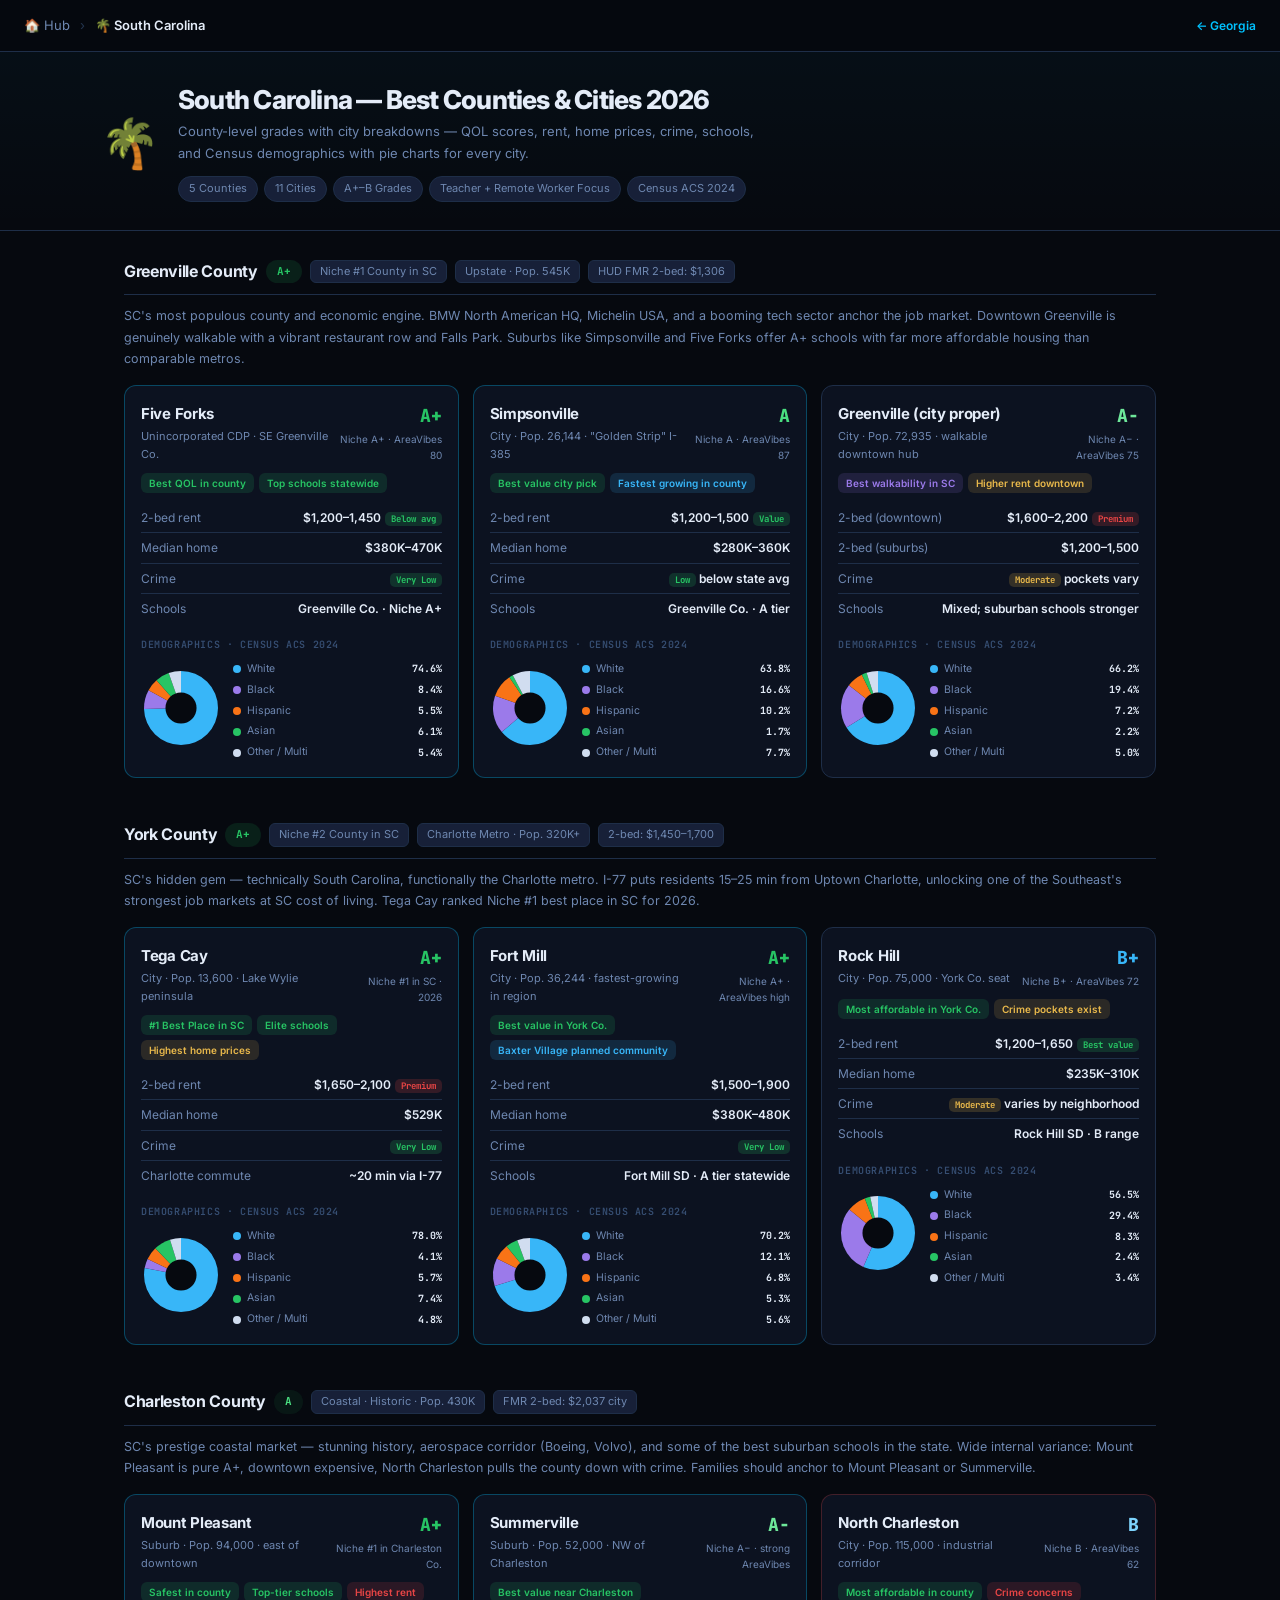
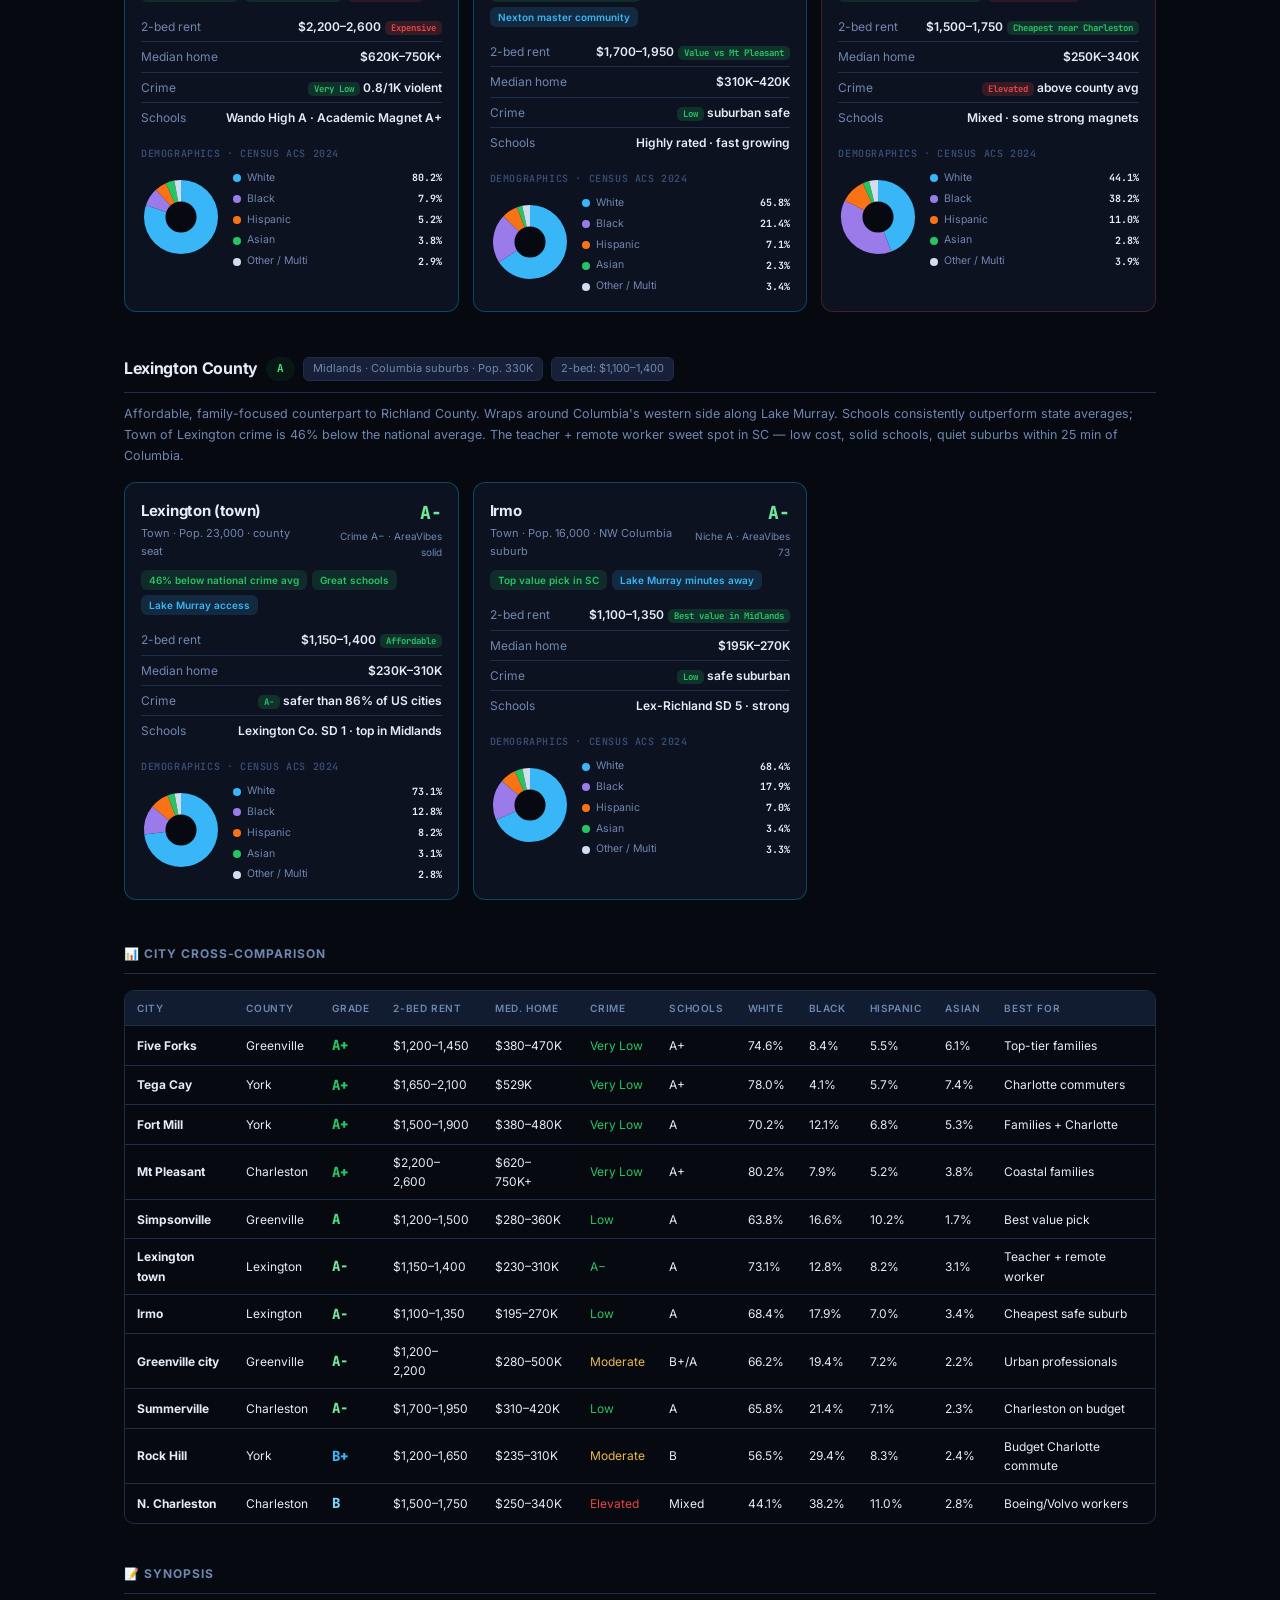
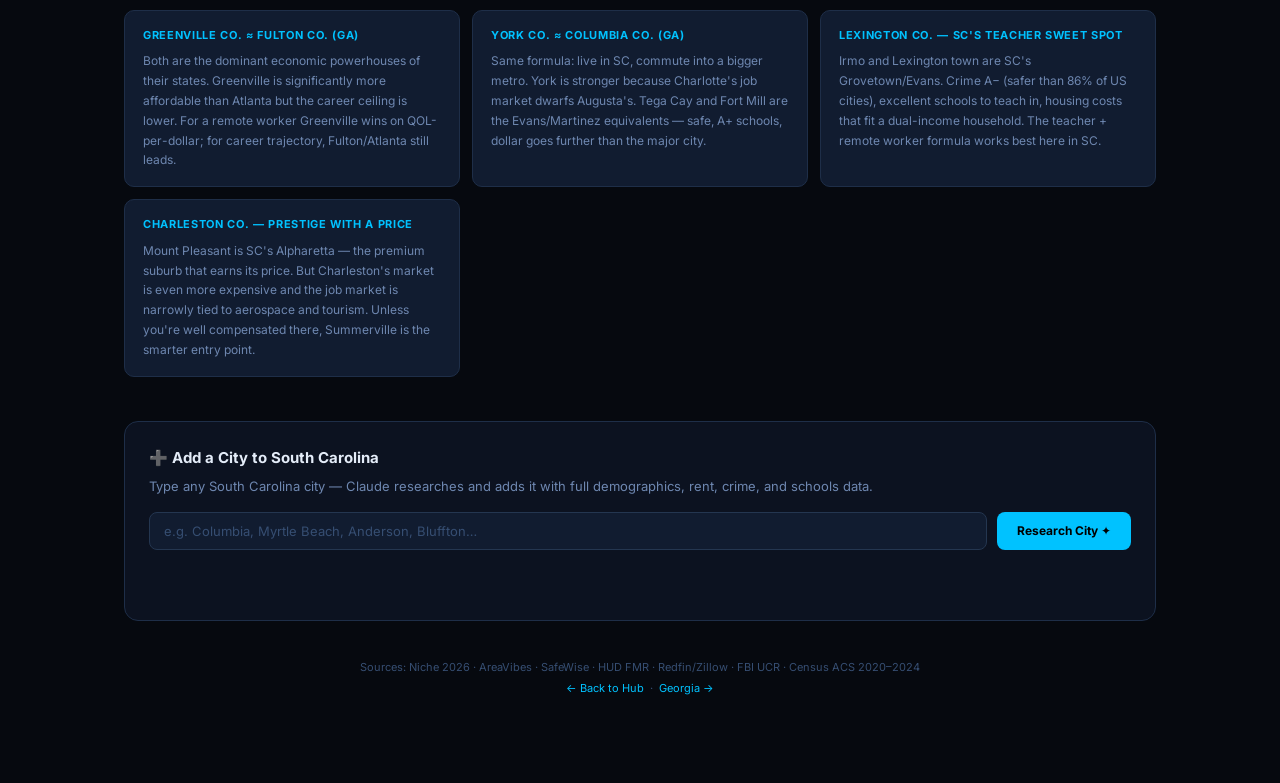
<file: south-carolina.html>
<!DOCTYPE html>
<html lang="en">
<head>
<meta charset="UTF-8">
<meta name="viewport" content="width=device-width, initial-scale=1.0">
<title>South Carolina — City Relocator</title>
<meta name="description" content="Best counties and cities in South Carolina — QOL grades, rent, crime, schools, and demographics for Greenville, York, Charleston, Lexington counties.">
<link rel="stylesheet" href="shared.css">
</head>
<body>

<nav class="nav">
  <a href="index.html">🏠 Hub</a>
  <span class="nav-sep">›</span>
  <span class="nav-cur">🌴 South Carolina</span>
  <div class="nav-right"><a href="georgia.html">← Georgia</a></div>
</nav>

<div class="hero">
  <div class="hero-inner">
    <div class="hero-flag">🌴</div>
    <div class="hero-text">
      <h1>South Carolina — Best Counties &amp; Cities 2026</h1>
      <p>County-level grades with city breakdowns — QOL scores, rent, home prices, crime, schools, and Census demographics with pie charts for every city.</p>
      <div class="hero-pills">
        <span class="hero-pill">5 Counties</span>
        <span class="hero-pill">11 Cities</span>
        <span class="hero-pill">A+–B Grades</span>
        <span class="hero-pill">Teacher + Remote Worker Focus</span>
        <span class="hero-pill">Census ACS 2024</span>
      </div>
    </div>
  </div>
</div>

<div class="content">

<!-- GREENVILLE COUNTY -->
<div class="county-block">
  <div class="county-header">
    <div class="county-name">Greenville County</div>
    <div class="county-grade gAp" style="background:rgba(39,196,100,.12);">A+</div>
    <div class="county-tag">Niche #1 County in SC</div>
    <div class="county-tag">Upstate · Pop. 545K</div>
    <div class="county-tag">HUD FMR 2-bed: $1,306</div>
  </div>
  <p class="county-desc">SC's most populous county and economic engine. BMW North American HQ, Michelin USA, and a booming tech sector anchor the job market. Downtown Greenville is genuinely walkable with a vibrant restaurant row and Falls Park. Suburbs like Simpsonville and Five Forks offer A+ schools with far more affordable housing than comparable metros.</p>
  <div class="city-grid">

    <div class="city-card star">
      <div class="city-top">
        <div><div class="city-name">Five Forks</div><div class="city-sub">Unincorporated CDP · SE Greenville Co.</div></div>
        <div><div class="qol-grade gAp">A+</div><div class="qol-src">Niche A+ · AreaVibes 80</div></div>
      </div>
      <div class="badge-row"><span class="badge bg">Best QOL in county</span><span class="badge bg">Top schools statewide</span></div>
      <div class="stats">
        <div class="stat-row"><span class="sl">2-bed rent</span><span class="sv">$1,200–1,450<span class="pill pg">Below avg</span></span></div>
        <div class="stat-row"><span class="sl">Median home</span><span class="sv">$380K–470K</span></div>
        <div class="stat-row"><span class="sl">Crime</span><span class="sv"><span class="pill pg">Very Low</span></span></div>
        <div class="stat-row"><span class="sl">Schools</span><span class="sv">Greenville Co. · Niche A+</span></div>
      </div>
      <div class="demo-section">
        <div class="demo-title">Demographics · Census ACS 2024</div>
        <div class="demo-inner">
          <div class="pie-wrap"><canvas id="p-fiveforks" width="80" height="80"></canvas></div>
          <div class="legend">
            <div class="leg-row"><div class="leg-dot" style="background:#38b6f8"></div><span class="leg-label">White</span><span class="leg-pct">74.6%</span></div>
            <div class="leg-row"><div class="leg-dot" style="background:#9b7aea"></div><span class="leg-label">Black</span><span class="leg-pct">8.4%</span></div>
            <div class="leg-row"><div class="leg-dot" style="background:#f97316"></div><span class="leg-label">Hispanic</span><span class="leg-pct">5.5%</span></div>
            <div class="leg-row"><div class="leg-dot" style="background:#27c464"></div><span class="leg-label">Asian</span><span class="leg-pct">6.1%</span></div>
            <div class="leg-row"><div class="leg-dot" style="background:#d1ddf0"></div><span class="leg-label">Other / Multi</span><span class="leg-pct">5.4%</span></div>
          </div>
        </div>
      </div>
    </div>

    <div class="city-card star">
      <div class="city-top">
        <div><div class="city-name">Simpsonville</div><div class="city-sub">City · Pop. 26,144 · "Golden Strip" I-385</div></div>
        <div><div class="qol-grade gA">A</div><div class="qol-src">Niche A · AreaVibes 87</div></div>
      </div>
      <div class="badge-row"><span class="badge bg">Best value city pick</span><span class="badge bb">Fastest growing in county</span></div>
      <div class="stats">
        <div class="stat-row"><span class="sl">2-bed rent</span><span class="sv">$1,200–1,500<span class="pill pg">Value</span></span></div>
        <div class="stat-row"><span class="sl">Median home</span><span class="sv">$280K–360K</span></div>
        <div class="stat-row"><span class="sl">Crime</span><span class="sv"><span class="pill pg">Low</span> below state avg</span></div>
        <div class="stat-row"><span class="sl">Schools</span><span class="sv">Greenville Co. · A tier</span></div>
      </div>
      <div class="demo-section">
        <div class="demo-title">Demographics · Census ACS 2024</div>
        <div class="demo-inner">
          <div class="pie-wrap"><canvas id="p-simpsonville" width="80" height="80"></canvas></div>
          <div class="legend">
            <div class="leg-row"><div class="leg-dot" style="background:#38b6f8"></div><span class="leg-label">White</span><span class="leg-pct">63.8%</span></div>
            <div class="leg-row"><div class="leg-dot" style="background:#9b7aea"></div><span class="leg-label">Black</span><span class="leg-pct">16.6%</span></div>
            <div class="leg-row"><div class="leg-dot" style="background:#f97316"></div><span class="leg-label">Hispanic</span><span class="leg-pct">10.2%</span></div>
            <div class="leg-row"><div class="leg-dot" style="background:#27c464"></div><span class="leg-label">Asian</span><span class="leg-pct">1.7%</span></div>
            <div class="leg-row"><div class="leg-dot" style="background:#d1ddf0"></div><span class="leg-label">Other / Multi</span><span class="leg-pct">7.7%</span></div>
          </div>
        </div>
      </div>
    </div>

    <div class="city-card">
      <div class="city-top">
        <div><div class="city-name">Greenville (city proper)</div><div class="city-sub">City · Pop. 72,935 · walkable downtown hub</div></div>
        <div><div class="qol-grade gAm">A−</div><div class="qol-src">Niche A− · AreaVibes 75</div></div>
      </div>
      <div class="badge-row"><span class="badge bp">Best walkability in SC</span><span class="badge by">Higher rent downtown</span></div>
      <div class="stats">
        <div class="stat-row"><span class="sl">2-bed (downtown)</span><span class="sv">$1,600–2,200<span class="pill pr">Premium</span></span></div>
        <div class="stat-row"><span class="sl">2-bed (suburbs)</span><span class="sv">$1,200–1,500</span></div>
        <div class="stat-row"><span class="sl">Crime</span><span class="sv"><span class="pill py">Moderate</span> pockets vary</span></div>
        <div class="stat-row"><span class="sl">Schools</span><span class="sv">Mixed; suburban schools stronger</span></div>
      </div>
      <div class="demo-section">
        <div class="demo-title">Demographics · Census ACS 2024</div>
        <div class="demo-inner">
          <div class="pie-wrap"><canvas id="p-greenville" width="80" height="80"></canvas></div>
          <div class="legend">
            <div class="leg-row"><div class="leg-dot" style="background:#38b6f8"></div><span class="leg-label">White</span><span class="leg-pct">66.2%</span></div>
            <div class="leg-row"><div class="leg-dot" style="background:#9b7aea"></div><span class="leg-label">Black</span><span class="leg-pct">19.4%</span></div>
            <div class="leg-row"><div class="leg-dot" style="background:#f97316"></div><span class="leg-label">Hispanic</span><span class="leg-pct">7.2%</span></div>
            <div class="leg-row"><div class="leg-dot" style="background:#27c464"></div><span class="leg-label">Asian</span><span class="leg-pct">2.2%</span></div>
            <div class="leg-row"><div class="leg-dot" style="background:#d1ddf0"></div><span class="leg-label">Other / Multi</span><span class="leg-pct">5.0%</span></div>
          </div>
        </div>
      </div>
    </div>

  </div>
</div>

<!-- YORK COUNTY -->
<div class="county-block">
  <div class="county-header">
    <div class="county-name">York County</div>
    <div class="county-grade gAp" style="background:rgba(39,196,100,.12);">A+</div>
    <div class="county-tag">Niche #2 County in SC</div>
    <div class="county-tag">Charlotte Metro · Pop. 320K+</div>
    <div class="county-tag">2-bed: $1,450–1,700</div>
  </div>
  <p class="county-desc">SC's hidden gem — technically South Carolina, functionally the Charlotte metro. I-77 puts residents 15–25 min from Uptown Charlotte, unlocking one of the Southeast's strongest job markets at SC cost of living. Tega Cay ranked Niche #1 best place in SC for 2026.</p>
  <div class="city-grid">

    <div class="city-card star">
      <div class="city-top">
        <div><div class="city-name">Tega Cay</div><div class="city-sub">City · Pop. 13,600 · Lake Wylie peninsula</div></div>
        <div><div class="qol-grade gAp">A+</div><div class="qol-src">Niche #1 in SC · 2026</div></div>
      </div>
      <div class="badge-row"><span class="badge bg">#1 Best Place in SC</span><span class="badge bg">Elite schools</span><span class="badge by">Highest home prices</span></div>
      <div class="stats">
        <div class="stat-row"><span class="sl">2-bed rent</span><span class="sv">$1,650–2,100<span class="pill pr">Premium</span></span></div>
        <div class="stat-row"><span class="sl">Median home</span><span class="sv">$529K</span></div>
        <div class="stat-row"><span class="sl">Crime</span><span class="sv"><span class="pill pg">Very Low</span></span></div>
        <div class="stat-row"><span class="sl">Charlotte commute</span><span class="sv">~20 min via I-77</span></div>
      </div>
      <div class="demo-section">
        <div class="demo-title">Demographics · Census ACS 2024</div>
        <div class="demo-inner">
          <div class="pie-wrap"><canvas id="p-tegacay" width="80" height="80"></canvas></div>
          <div class="legend">
            <div class="leg-row"><div class="leg-dot" style="background:#38b6f8"></div><span class="leg-label">White</span><span class="leg-pct">78.0%</span></div>
            <div class="leg-row"><div class="leg-dot" style="background:#9b7aea"></div><span class="leg-label">Black</span><span class="leg-pct">4.1%</span></div>
            <div class="leg-row"><div class="leg-dot" style="background:#f97316"></div><span class="leg-label">Hispanic</span><span class="leg-pct">5.7%</span></div>
            <div class="leg-row"><div class="leg-dot" style="background:#27c464"></div><span class="leg-label">Asian</span><span class="leg-pct">7.4%</span></div>
            <div class="leg-row"><div class="leg-dot" style="background:#d1ddf0"></div><span class="leg-label">Other / Multi</span><span class="leg-pct">4.8%</span></div>
          </div>
        </div>
      </div>
    </div>

    <div class="city-card star">
      <div class="city-top">
        <div><div class="city-name">Fort Mill</div><div class="city-sub">City · Pop. 36,244 · fastest-growing in region</div></div>
        <div><div class="qol-grade gAp">A+</div><div class="qol-src">Niche A+ · AreaVibes high</div></div>
      </div>
      <div class="badge-row"><span class="badge bg">Best value in York Co.</span><span class="badge bb">Baxter Village planned community</span></div>
      <div class="stats">
        <div class="stat-row"><span class="sl">2-bed rent</span><span class="sv">$1,500–1,900</span></div>
        <div class="stat-row"><span class="sl">Median home</span><span class="sv">$380K–480K</span></div>
        <div class="stat-row"><span class="sl">Crime</span><span class="sv"><span class="pill pg">Very Low</span></span></div>
        <div class="stat-row"><span class="sl">Schools</span><span class="sv">Fort Mill SD · A tier statewide</span></div>
      </div>
      <div class="demo-section">
        <div class="demo-title">Demographics · Census ACS 2024</div>
        <div class="demo-inner">
          <div class="pie-wrap"><canvas id="p-fortmill" width="80" height="80"></canvas></div>
          <div class="legend">
            <div class="leg-row"><div class="leg-dot" style="background:#38b6f8"></div><span class="leg-label">White</span><span class="leg-pct">70.2%</span></div>
            <div class="leg-row"><div class="leg-dot" style="background:#9b7aea"></div><span class="leg-label">Black</span><span class="leg-pct">12.1%</span></div>
            <div class="leg-row"><div class="leg-dot" style="background:#f97316"></div><span class="leg-label">Hispanic</span><span class="leg-pct">6.8%</span></div>
            <div class="leg-row"><div class="leg-dot" style="background:#27c464"></div><span class="leg-label">Asian</span><span class="leg-pct">5.3%</span></div>
            <div class="leg-row"><div class="leg-dot" style="background:#d1ddf0"></div><span class="leg-label">Other / Multi</span><span class="leg-pct">5.6%</span></div>
          </div>
        </div>
      </div>
    </div>

    <div class="city-card">
      <div class="city-top">
        <div><div class="city-name">Rock Hill</div><div class="city-sub">City · Pop. 75,000 · York Co. seat</div></div>
        <div><div class="qol-grade gBp">B+</div><div class="qol-src">Niche B+ · AreaVibes 72</div></div>
      </div>
      <div class="badge-row"><span class="badge bg">Most affordable in York Co.</span><span class="badge by">Crime pockets exist</span></div>
      <div class="stats">
        <div class="stat-row"><span class="sl">2-bed rent</span><span class="sv">$1,200–1,650<span class="pill pg">Best value</span></span></div>
        <div class="stat-row"><span class="sl">Median home</span><span class="sv">$235K–310K</span></div>
        <div class="stat-row"><span class="sl">Crime</span><span class="sv"><span class="pill py">Moderate</span> varies by neighborhood</span></div>
        <div class="stat-row"><span class="sl">Schools</span><span class="sv">Rock Hill SD · B range</span></div>
      </div>
      <div class="demo-section">
        <div class="demo-title">Demographics · Census ACS 2024</div>
        <div class="demo-inner">
          <div class="pie-wrap"><canvas id="p-rockhill" width="80" height="80"></canvas></div>
          <div class="legend">
            <div class="leg-row"><div class="leg-dot" style="background:#38b6f8"></div><span class="leg-label">White</span><span class="leg-pct">56.5%</span></div>
            <div class="leg-row"><div class="leg-dot" style="background:#9b7aea"></div><span class="leg-label">Black</span><span class="leg-pct">29.4%</span></div>
            <div class="leg-row"><div class="leg-dot" style="background:#f97316"></div><span class="leg-label">Hispanic</span><span class="leg-pct">8.3%</span></div>
            <div class="leg-row"><div class="leg-dot" style="background:#27c464"></div><span class="leg-label">Asian</span><span class="leg-pct">2.4%</span></div>
            <div class="leg-row"><div class="leg-dot" style="background:#d1ddf0"></div><span class="leg-label">Other / Multi</span><span class="leg-pct">3.4%</span></div>
          </div>
        </div>
      </div>
    </div>

  </div>
</div>

<!-- CHARLESTON COUNTY -->
<div class="county-block">
  <div class="county-header">
    <div class="county-name">Charleston County</div>
    <div class="county-grade gA" style="background:rgba(39,196,100,.08);">A</div>
    <div class="county-tag">Coastal · Historic · Pop. 430K</div>
    <div class="county-tag">FMR 2-bed: $2,037 city</div>
  </div>
  <p class="county-desc">SC's prestige coastal market — stunning history, aerospace corridor (Boeing, Volvo), and some of the best suburban schools in the state. Wide internal variance: Mount Pleasant is pure A+, downtown expensive, North Charleston pulls the county down with crime. Families should anchor to Mount Pleasant or Summerville.</p>
  <div class="city-grid">

    <div class="city-card star">
      <div class="city-top">
        <div><div class="city-name">Mount Pleasant</div><div class="city-sub">Suburb · Pop. 94,000 · east of downtown</div></div>
        <div><div class="qol-grade gAp">A+</div><div class="qol-src">Niche #1 in Charleston Co.</div></div>
      </div>
      <div class="badge-row"><span class="badge bg">Safest in county</span><span class="badge bg">Top-tier schools</span><span class="badge br">Highest rent</span></div>
      <div class="stats">
        <div class="stat-row"><span class="sl">2-bed rent</span><span class="sv">$2,200–2,600<span class="pill pr">Expensive</span></span></div>
        <div class="stat-row"><span class="sl">Median home</span><span class="sv">$620K–750K+</span></div>
        <div class="stat-row"><span class="sl">Crime</span><span class="sv"><span class="pill pg">Very Low</span> 0.8/1K violent</span></div>
        <div class="stat-row"><span class="sl">Schools</span><span class="sv">Wando High A · Academic Magnet A+</span></div>
      </div>
      <div class="demo-section">
        <div class="demo-title">Demographics · Census ACS 2024</div>
        <div class="demo-inner">
          <div class="pie-wrap"><canvas id="p-mtp" width="80" height="80"></canvas></div>
          <div class="legend">
            <div class="leg-row"><div class="leg-dot" style="background:#38b6f8"></div><span class="leg-label">White</span><span class="leg-pct">80.2%</span></div>
            <div class="leg-row"><div class="leg-dot" style="background:#9b7aea"></div><span class="leg-label">Black</span><span class="leg-pct">7.9%</span></div>
            <div class="leg-row"><div class="leg-dot" style="background:#f97316"></div><span class="leg-label">Hispanic</span><span class="leg-pct">5.2%</span></div>
            <div class="leg-row"><div class="leg-dot" style="background:#27c464"></div><span class="leg-label">Asian</span><span class="leg-pct">3.8%</span></div>
            <div class="leg-row"><div class="leg-dot" style="background:#d1ddf0"></div><span class="leg-label">Other / Multi</span><span class="leg-pct">2.9%</span></div>
          </div>
        </div>
      </div>
    </div>

    <div class="city-card star">
      <div class="city-top">
        <div><div class="city-name">Summerville</div><div class="city-sub">Suburb · Pop. 52,000 · NW of Charleston</div></div>
        <div><div class="qol-grade gAm">A−</div><div class="qol-src">Niche A− · strong AreaVibes</div></div>
      </div>
      <div class="badge-row"><span class="badge bg">Best value near Charleston</span><span class="badge bb">Nexton master community</span></div>
      <div class="stats">
        <div class="stat-row"><span class="sl">2-bed rent</span><span class="sv">$1,700–1,950<span class="pill pg">Value vs Mt Pleasant</span></span></div>
        <div class="stat-row"><span class="sl">Median home</span><span class="sv">$310K–420K</span></div>
        <div class="stat-row"><span class="sl">Crime</span><span class="sv"><span class="pill pg">Low</span> suburban safe</span></div>
        <div class="stat-row"><span class="sl">Schools</span><span class="sv">Highly rated · fast growing</span></div>
      </div>
      <div class="demo-section">
        <div class="demo-title">Demographics · Census ACS 2024</div>
        <div class="demo-inner">
          <div class="pie-wrap"><canvas id="p-summerville" width="80" height="80"></canvas></div>
          <div class="legend">
            <div class="leg-row"><div class="leg-dot" style="background:#38b6f8"></div><span class="leg-label">White</span><span class="leg-pct">65.8%</span></div>
            <div class="leg-row"><div class="leg-dot" style="background:#9b7aea"></div><span class="leg-label">Black</span><span class="leg-pct">21.4%</span></div>
            <div class="leg-row"><div class="leg-dot" style="background:#f97316"></div><span class="leg-label">Hispanic</span><span class="leg-pct">7.1%</span></div>
            <div class="leg-row"><div class="leg-dot" style="background:#27c464"></div><span class="leg-label">Asian</span><span class="leg-pct">2.3%</span></div>
            <div class="leg-row"><div class="leg-dot" style="background:#d1ddf0"></div><span class="leg-label">Other / Multi</span><span class="leg-pct">3.4%</span></div>
          </div>
        </div>
      </div>
    </div>

    <div class="city-card caution">
      <div class="city-top">
        <div><div class="city-name">North Charleston</div><div class="city-sub">City · Pop. 115,000 · industrial corridor</div></div>
        <div><div class="qol-grade gB">B</div><div class="qol-src">Niche B · AreaVibes 62</div></div>
      </div>
      <div class="badge-row"><span class="badge bg">Most affordable in county</span><span class="badge br">Crime concerns</span></div>
      <div class="stats">
        <div class="stat-row"><span class="sl">2-bed rent</span><span class="sv">$1,500–1,750<span class="pill pg">Cheapest near Charleston</span></span></div>
        <div class="stat-row"><span class="sl">Median home</span><span class="sv">$250K–340K</span></div>
        <div class="stat-row"><span class="sl">Crime</span><span class="sv"><span class="pill pr">Elevated</span> above county avg</span></div>
        <div class="stat-row"><span class="sl">Schools</span><span class="sv">Mixed · some strong magnets</span></div>
      </div>
      <div class="demo-section">
        <div class="demo-title">Demographics · Census ACS 2024</div>
        <div class="demo-inner">
          <div class="pie-wrap"><canvas id="p-ncharleston" width="80" height="80"></canvas></div>
          <div class="legend">
            <div class="leg-row"><div class="leg-dot" style="background:#38b6f8"></div><span class="leg-label">White</span><span class="leg-pct">44.1%</span></div>
            <div class="leg-row"><div class="leg-dot" style="background:#9b7aea"></div><span class="leg-label">Black</span><span class="leg-pct">38.2%</span></div>
            <div class="leg-row"><div class="leg-dot" style="background:#f97316"></div><span class="leg-label">Hispanic</span><span class="leg-pct">11.0%</span></div>
            <div class="leg-row"><div class="leg-dot" style="background:#27c464"></div><span class="leg-label">Asian</span><span class="leg-pct">2.8%</span></div>
            <div class="leg-row"><div class="leg-dot" style="background:#d1ddf0"></div><span class="leg-label">Other / Multi</span><span class="leg-pct">3.9%</span></div>
          </div>
        </div>
      </div>
    </div>

  </div>
</div>

<!-- LEXINGTON COUNTY -->
<div class="county-block">
  <div class="county-header">
    <div class="county-name">Lexington County</div>
    <div class="county-grade gA" style="background:rgba(39,196,100,.08);">A</div>
    <div class="county-tag">Midlands · Columbia suburbs · Pop. 330K</div>
    <div class="county-tag">2-bed: $1,100–1,400</div>
  </div>
  <p class="county-desc">Affordable, family-focused counterpart to Richland County. Wraps around Columbia's western side along Lake Murray. Schools consistently outperform state averages; Town of Lexington crime is 46% below the national average. The teacher + remote worker sweet spot in SC — low cost, solid schools, quiet suburbs within 25 min of Columbia.</p>
  <div class="city-grid">

    <div class="city-card star">
      <div class="city-top">
        <div><div class="city-name">Lexington (town)</div><div class="city-sub">Town · Pop. 23,000 · county seat</div></div>
        <div><div class="qol-grade gAm">A−</div><div class="qol-src">Crime A− · AreaVibes solid</div></div>
      </div>
      <div class="badge-row"><span class="badge bg">46% below national crime avg</span><span class="badge bg">Great schools</span><span class="badge bb">Lake Murray access</span></div>
      <div class="stats">
        <div class="stat-row"><span class="sl">2-bed rent</span><span class="sv">$1,150–1,400<span class="pill pg">Affordable</span></span></div>
        <div class="stat-row"><span class="sl">Median home</span><span class="sv">$230K–310K</span></div>
        <div class="stat-row"><span class="sl">Crime</span><span class="sv"><span class="pill pg">A−</span> safer than 86% of US cities</span></div>
        <div class="stat-row"><span class="sl">Schools</span><span class="sv">Lexington Co. SD 1 · top in Midlands</span></div>
      </div>
      <div class="demo-section">
        <div class="demo-title">Demographics · Census ACS 2024</div>
        <div class="demo-inner">
          <div class="pie-wrap"><canvas id="p-lexington" width="80" height="80"></canvas></div>
          <div class="legend">
            <div class="leg-row"><div class="leg-dot" style="background:#38b6f8"></div><span class="leg-label">White</span><span class="leg-pct">73.1%</span></div>
            <div class="leg-row"><div class="leg-dot" style="background:#9b7aea"></div><span class="leg-label">Black</span><span class="leg-pct">12.8%</span></div>
            <div class="leg-row"><div class="leg-dot" style="background:#f97316"></div><span class="leg-label">Hispanic</span><span class="leg-pct">8.2%</span></div>
            <div class="leg-row"><div class="leg-dot" style="background:#27c464"></div><span class="leg-label">Asian</span><span class="leg-pct">3.1%</span></div>
            <div class="leg-row"><div class="leg-dot" style="background:#d1ddf0"></div><span class="leg-label">Other / Multi</span><span class="leg-pct">2.8%</span></div>
          </div>
        </div>
      </div>
    </div>

    <div class="city-card star">
      <div class="city-top">
        <div><div class="city-name">Irmo</div><div class="city-sub">Town · Pop. 16,000 · NW Columbia suburb</div></div>
        <div><div class="qol-grade gAm">A−</div><div class="qol-src">Niche A · AreaVibes 73</div></div>
      </div>
      <div class="badge-row"><span class="badge bg">Top value pick in SC</span><span class="badge bb">Lake Murray minutes away</span></div>
      <div class="stats">
        <div class="stat-row"><span class="sl">2-bed rent</span><span class="sv">$1,100–1,350<span class="pill pg">Best value in Midlands</span></span></div>
        <div class="stat-row"><span class="sl">Median home</span><span class="sv">$195K–270K</span></div>
        <div class="stat-row"><span class="sl">Crime</span><span class="sv"><span class="pill pg">Low</span> safe suburban</span></div>
        <div class="stat-row"><span class="sl">Schools</span><span class="sv">Lex-Richland SD 5 · strong</span></div>
      </div>
      <div class="demo-section">
        <div class="demo-title">Demographics · Census ACS 2024</div>
        <div class="demo-inner">
          <div class="pie-wrap"><canvas id="p-irmo" width="80" height="80"></canvas></div>
          <div class="legend">
            <div class="leg-row"><div class="leg-dot" style="background:#38b6f8"></div><span class="leg-label">White</span><span class="leg-pct">68.4%</span></div>
            <div class="leg-row"><div class="leg-dot" style="background:#9b7aea"></div><span class="leg-label">Black</span><span class="leg-pct">17.9%</span></div>
            <div class="leg-row"><div class="leg-dot" style="background:#f97316"></div><span class="leg-label">Hispanic</span><span class="leg-pct">7.0%</span></div>
            <div class="leg-row"><div class="leg-dot" style="background:#27c464"></div><span class="leg-label">Asian</span><span class="leg-pct">3.4%</span></div>
            <div class="leg-row"><div class="leg-dot" style="background:#d1ddf0"></div><span class="leg-label">Other / Multi</span><span class="leg-pct">3.3%</span></div>
          </div>
        </div>
      </div>
    </div>

  </div>
</div>

<!-- TABLE -->
<div class="section-title">📊 City Cross-Comparison</div>
<div class="table-wrap">
  <table>
    <thead><tr><th>City</th><th>County</th><th>Grade</th><th>2-bed Rent</th><th>Med. Home</th><th>Crime</th><th>Schools</th><th>White</th><th>Black</th><th>Hispanic</th><th>Asian</th><th>Best For</th></tr></thead>
    <tbody>
      <tr><td><strong>Five Forks</strong></td><td>Greenville</td><td class="tg gAp">A+</td><td>$1,200–1,450</td><td>$380–470K</td><td style="color:var(--green)">Very Low</td><td>A+</td><td>74.6%</td><td>8.4%</td><td>5.5%</td><td>6.1%</td><td>Top-tier families</td></tr>
      <tr><td><strong>Tega Cay</strong></td><td>York</td><td class="tg gAp">A+</td><td>$1,650–2,100</td><td>$529K</td><td style="color:var(--green)">Very Low</td><td>A+</td><td>78.0%</td><td>4.1%</td><td>5.7%</td><td>7.4%</td><td>Charlotte commuters</td></tr>
      <tr><td><strong>Fort Mill</strong></td><td>York</td><td class="tg gAp">A+</td><td>$1,500–1,900</td><td>$380–480K</td><td style="color:var(--green)">Very Low</td><td>A</td><td>70.2%</td><td>12.1%</td><td>6.8%</td><td>5.3%</td><td>Families + Charlotte</td></tr>
      <tr><td><strong>Mt Pleasant</strong></td><td>Charleston</td><td class="tg gAp">A+</td><td>$2,200–2,600</td><td>$620–750K+</td><td style="color:var(--green)">Very Low</td><td>A+</td><td>80.2%</td><td>7.9%</td><td>5.2%</td><td>3.8%</td><td>Coastal families</td></tr>
      <tr><td><strong>Simpsonville</strong></td><td>Greenville</td><td class="tg gA">A</td><td>$1,200–1,500</td><td>$280–360K</td><td style="color:var(--green)">Low</td><td>A</td><td>63.8%</td><td>16.6%</td><td>10.2%</td><td>1.7%</td><td>Best value pick</td></tr>
      <tr><td><strong>Lexington town</strong></td><td>Lexington</td><td class="tg gAm">A−</td><td>$1,150–1,400</td><td>$230–310K</td><td style="color:var(--green)">A−</td><td>A</td><td>73.1%</td><td>12.8%</td><td>8.2%</td><td>3.1%</td><td>Teacher + remote worker</td></tr>
      <tr><td><strong>Irmo</strong></td><td>Lexington</td><td class="tg gAm">A−</td><td>$1,100–1,350</td><td>$195–270K</td><td style="color:var(--green)">Low</td><td>A</td><td>68.4%</td><td>17.9%</td><td>7.0%</td><td>3.4%</td><td>Cheapest safe suburb</td></tr>
      <tr><td><strong>Greenville city</strong></td><td>Greenville</td><td class="tg gAm">A−</td><td>$1,200–2,200</td><td>$280–500K</td><td style="color:var(--yellow)">Moderate</td><td>B+/A</td><td>66.2%</td><td>19.4%</td><td>7.2%</td><td>2.2%</td><td>Urban professionals</td></tr>
      <tr><td><strong>Summerville</strong></td><td>Charleston</td><td class="tg gAm">A−</td><td>$1,700–1,950</td><td>$310–420K</td><td style="color:var(--green)">Low</td><td>A</td><td>65.8%</td><td>21.4%</td><td>7.1%</td><td>2.3%</td><td>Charleston on budget</td></tr>
      <tr><td><strong>Rock Hill</strong></td><td>York</td><td class="tg gBp">B+</td><td>$1,200–1,650</td><td>$235–310K</td><td style="color:var(--yellow)">Moderate</td><td>B</td><td>56.5%</td><td>29.4%</td><td>8.3%</td><td>2.4%</td><td>Budget Charlotte commute</td></tr>
      <tr><td><strong>N. Charleston</strong></td><td>Charleston</td><td class="tg gB">B</td><td>$1,500–1,750</td><td>$250–340K</td><td style="color:var(--red)">Elevated</td><td>Mixed</td><td>44.1%</td><td>38.2%</td><td>11.0%</td><td>2.8%</td><td>Boeing/Volvo workers</td></tr>
    </tbody>
  </table>
</div>

<!-- SYNOPSIS -->
<div class="section-title">📝 Synopsis</div>
<div class="syn-grid">
  <div class="syn-card"><div class="syn-title">Greenville Co. ≈ Fulton Co. (GA)</div><div class="syn-body">Both are the dominant economic powerhouses of their states. Greenville is significantly more affordable than Atlanta but the career ceiling is lower. For a remote worker Greenville wins on QOL-per-dollar; for career trajectory, Fulton/Atlanta still leads.</div></div>
  <div class="syn-card"><div class="syn-title">York Co. ≈ Columbia Co. (GA)</div><div class="syn-body">Same formula: live in SC, commute into a bigger metro. York is stronger because Charlotte's job market dwarfs Augusta's. Tega Cay and Fort Mill are the Evans/Martinez equivalents — safe, A+ schools, dollar goes further than the major city.</div></div>
  <div class="syn-card"><div class="syn-title">Lexington Co. — SC's Teacher Sweet Spot</div><div class="syn-body">Irmo and Lexington town are SC's Grovetown/Evans. Crime A− (safer than 86% of US cities), excellent schools to teach in, housing costs that fit a dual-income household. The teacher + remote worker formula works best here in SC.</div></div>
  <div class="syn-card"><div class="syn-title">Charleston Co. — Prestige With a Price</div><div class="syn-body">Mount Pleasant is SC's Alpharetta — the premium suburb that earns its price. But Charleston's market is even more expensive and the job market is narrowly tied to aerospace and tourism. Unless you're well compensated there, Summerville is the smarter entry point.</div></div>
</div>

<!-- ADD A CITY -->
<div class="add-city-section">
  <h3>➕ Add a City to South Carolina</h3>
  <p>Type any South Carolina city — Claude researches and adds it with full demographics, rent, crime, and schools data.</p>
  <div class="add-city-row">
    <input class="add-city-input" id="city-input" type="text" placeholder="e.g. Columbia, Myrtle Beach, Anderson, Bluffton…" onkeydown="if(event.key==='Enter')submitCity()">
    <button class="btn-research" id="city-btn" onclick="submitCity()">Research City ✦</button>
  </div>
  <div class="add-city-status" id="city-status"></div>
  <div class="custom-cities-grid" id="custom-grid"></div>
</div>

<div class="page-footer">
  Sources: Niche 2026 · AreaVibes · SafeWise · HUD FMR · Redfin/Zillow · FBI UCR · Census ACS 2020–2024<br>
  <a href="index.html">← Back to Hub</a> &nbsp;·&nbsp; <a href="georgia.html">Georgia →</a>
</div>

</div><!-- /content -->
<div id="toast"></div>

<script>
const W='#38b6f8',B='#9b7aea',H='#f97316',A='#27c464',O='#d1ddf0';

function drawPie(id,segs){
  const c=document.getElementById(id);if(!c)return;
  const ctx=c.getContext('2d'),cx=c.width/2,cy=c.height/2,r=Math.min(cx,cy)-3;
  let s=-Math.PI/2;
  segs.forEach(([p,col])=>{
    const a=(p/100)*2*Math.PI;
    ctx.beginPath();ctx.moveTo(cx,cy);ctx.arc(cx,cy,r,s,s+a);ctx.closePath();
    ctx.fillStyle=col;ctx.fill();s+=a;
  });
  ctx.beginPath();ctx.arc(cx,cy,r*.42,0,2*Math.PI);ctx.fillStyle='#06090f';ctx.fill();
}

drawPie('p-fiveforks',   [[74.6,W],[8.4,B],[5.5,H],[6.1,A],[5.4,O]]);
drawPie('p-simpsonville',[[63.8,W],[16.6,B],[10.2,H],[1.7,A],[7.7,O]]);
drawPie('p-greenville',  [[66.2,W],[19.4,B],[7.2,H],[2.2,A],[5.0,O]]);
drawPie('p-tegacay',     [[78.0,W],[4.1,B],[5.7,H],[7.4,A],[4.8,O]]);
drawPie('p-fortmill',    [[70.2,W],[12.1,B],[6.8,H],[5.3,A],[5.6,O]]);
drawPie('p-rockhill',    [[56.5,W],[29.4,B],[8.3,H],[2.4,A],[3.4,O]]);
drawPie('p-mtp',         [[80.2,W],[7.9,B],[5.2,H],[3.8,A],[2.9,O]]);
drawPie('p-summerville', [[65.8,W],[21.4,B],[7.1,H],[2.3,A],[3.4,O]]);
drawPie('p-ncharleston', [[44.1,W],[38.2,B],[11.0,H],[2.8,A],[3.9,O]]);
drawPie('p-lexington',   [[73.1,W],[12.8,B],[8.2,H],[3.1,A],[2.8,O]]);
drawPie('p-irmo',        [[68.4,W],[17.9,B],[7.0,H],[3.4,A],[3.3,O]]);

async function submitCity(){
  const inp=document.getElementById('city-input');
  const btn=document.getElementById('city-btn');
  const city=inp.value.trim(); if(!city)return;
  inp.value=''; btn.disabled=true; btn.textContent='⟳ Researching…';
  document.getElementById('city-status').textContent='Researching '+city+', South Carolina…';
  try{
    const res=await fetch('/api/generate',{method:'POST',headers:{'Content-Type':'application/json'},body:JSON.stringify({model:'claude-sonnet-4-20250514',max_tokens:1000,messages:[{role:'user',content:'Research "'+city+', South Carolina" and return ONLY valid JSON (no markdown) with fields: city, county, population, qol_grade, qol_source, rent_2bed, median_home, crime (Very Low/Low/Moderate/Elevated/High), crime_color (green/yellow/red), schools, vibe, is_star (bool), is_caution (bool), badges:[{text,type}] (type=green/red/yellow/blue/purple), demographics:{white,black,hispanic,asian,other} (numbers summing ~100), demo_source. Use real Census ACS 2020-2024 data.'}]})});
    const d=await res.json();
    let raw=(d.content?.[0]?.text||'').trim().replace(/```json|```/g,'').trim();
    const m=raw.match(/\{[\s\S]*\}/); if(!m)throw new Error('No JSON');
    addCard(JSON.parse(m[0]));
    document.getElementById('city-status').textContent='';
    showToast('✓ '+city+' added!','success');
  }catch(e){
    document.getElementById('city-status').textContent='Error: '+e.message;
    showToast('Failed: '+e.message,'error');
  }finally{ btn.disabled=false; btn.textContent='Research City ✦'; }
}

function addCard(c){
  const pid='pc-'+Date.now();
  const cm=c.crime_color==='green'?'pg':c.crime_color==='red'?'pr':'py';
  const bm={green:'bg',red:'br',yellow:'by',blue:'bb',purple:'bp'};
  const badges=(c.badges||[]).map(b=>`<span class="badge ${bm[b.type]||'bb'}">${b.text}</span>`).join('');
  const card=document.createElement('div');
  card.className='city-card'+(c.is_star?' star':'')+(c.is_caution?' caution':'');
  card.innerHTML=`
    <div class="city-top">
      <div>
        <div class="city-name">${c.city} <span style="font-size:10px;background:rgba(0,194,255,.14);color:var(--accent);padding:2px 7px;border-radius:5px;font-weight:600;vertical-align:middle;">ADDED</span></div>
        <div class="city-sub">${c.county} · Pop. ${c.population}</div>
      </div>
      <div><div class="qol-grade gAp">${c.qol_grade}</div><div class="qol-src">${c.qol_source}</div></div>
    </div>
    <div class="badge-row">${badges}</div>
    <div class="stats">
      <div class="stat-row"><span class="sl">2-bed rent</span><span class="sv">${c.rent_2bed}</span></div>
      <div class="stat-row"><span class="sl">Median home</span><span class="sv">${c.median_home}</span></div>
      <div class="stat-row"><span class="sl">Crime</span><span class="sv"><span class="pill ${cm}">${c.crime}</span></span></div>
      <div class="stat-row"><span class="sl">Schools</span><span class="sv">${c.schools}</span></div>
    </div>
    <div class="demo-section">
      <div class="demo-title">Demographics · ${c.demo_source}</div>
      <div class="demo-inner">
        <div class="pie-wrap"><canvas id="${pid}" width="80" height="80"></canvas></div>
        <div class="legend">
          ${[['#38b6f8','White',c.demographics.white],['#9b7aea','Black',c.demographics.black],['#f97316','Hispanic',c.demographics.hispanic],['#27c464','Asian',c.demographics.asian],['#d1ddf0','Other',c.demographics.other]].map(([col,lbl,pct])=>`
          <div class="leg-row"><div class="leg-dot" style="background:${col}"></div><span class="leg-label">${lbl}</span><span class="leg-pct">${pct}%</span></div>`).join('')}
        </div>
      </div>
    </div>
    <div class="city-sub" style="margin-top:2px;font-style:italic;">${c.vibe}</div>`;
  document.getElementById('custom-grid').appendChild(card);
  requestAnimationFrame(()=>drawPie(pid,[[c.demographics.white,W],[c.demographics.black,B],[c.demographics.hispanic,H],[c.demographics.asian,A],[c.demographics.other,O]]));
}

function showToast(m,t){const el=document.getElementById('toast');el.textContent=m;el.className='show '+t;setTimeout(()=>el.className='',3500);}
</script>
</body>
</html>
</file>
<file: shared.css>
@import url('https://fonts.googleapis.com/css2?family=Inter:wght@400;500;600;700;800&family=JetBrains+Mono:wght@400;500&display=swap');

:root {
  --bg:      #06090f;
  --bg2:     #0c1220;
  --bg3:     #111c30;
  --bg4:     #172038;
  --border:  #1e2e48;
  --border2: #243650;
  --text:    #e4ecf8;
  --muted:   #6e87b0;
  --dim:     #364e72;
  --green:   #27c464;
  --red:     #e84545;
  --yellow:  #e8b84b;
  --blue:    #38b6f8;
  --purple:  #9b7aea;
  --orange:  #f97316;
  --accent:  #00c2ff;
  --accent2: #e8336d;
  --mono:    'JetBrains Mono', monospace;
  --sans:    'Inter', system-ui, sans-serif;
}

*, *::before, *::after { box-sizing: border-box; margin: 0; padding: 0; }
html { scroll-behavior: smooth; }
body { background: var(--bg); color: var(--text); font-family: var(--sans); font-size: 14px; line-height: 1.6; min-height: 100vh; -webkit-font-smoothing: antialiased; }
::-webkit-scrollbar { width: 5px; height: 5px; }
::-webkit-scrollbar-track { background: var(--bg); }
::-webkit-scrollbar-thumb { background: var(--border2); border-radius: 4px; }

.nav { position: sticky; top: 0; z-index: 100; display: flex; align-items: center; gap: 10px; height: 52px; padding: 0 24px; background: rgba(6,9,15,.95); backdrop-filter: blur(12px); border-bottom: 1px solid var(--border); font-size: 13px; }
.nav a { color: var(--muted); text-decoration: none; transition: color .15s; }
.nav a:hover { color: var(--text); }
.nav-sep { color: var(--border2); }
.nav-cur { color: var(--text); font-weight: 600; }
.nav-right { margin-left: auto; }
.nav-right a { color: var(--accent); font-size: 12px; font-weight: 600; }

.hero { padding: 32px 24px 28px; border-bottom: 1px solid var(--border); background: linear-gradient(180deg, rgba(0,194,255,.03) 0%, transparent 100%); }
.hero-inner { max-width: 1080px; margin: 0 auto; display: flex; align-items: center; gap: 18px; flex-wrap: wrap; }
.hero-flag { font-size: 48px; line-height: 1; flex-shrink: 0; }
.hero-text h1 { font-size: clamp(18px, 3vw, 26px); font-weight: 800; letter-spacing: -.03em; line-height: 1.2; margin-bottom: 6px; }
.hero-text p { color: var(--muted); font-size: 13px; line-height: 1.65; max-width: 600px; }
.hero-pills { display: flex; gap: 6px; flex-wrap: wrap; margin-top: 12px; }
.hero-pill { font-size: 11px; padding: 3px 10px; border-radius: 20px; background: var(--bg4); border: 1px solid var(--border); color: var(--muted); white-space: nowrap; }

.content { max-width: 1080px; margin: 0 auto; padding: 28px 24px 60px; }

.section-title { font-size: 12px; font-weight: 700; color: var(--muted); text-transform: uppercase; letter-spacing: .08em; margin: 40px 0 16px; padding-bottom: 10px; border-bottom: 1px solid var(--border); }

.county-block { margin-bottom: 44px; }
.county-header { display: flex; align-items: center; gap: 8px; flex-wrap: wrap; margin-bottom: 10px; padding-bottom: 10px; border-bottom: 1px solid var(--border); }
.county-name { font-size: 16px; font-weight: 700; letter-spacing: -.02em; }
.county-grade { font-size: 11px; font-weight: 700; padding: 3px 11px; border-radius: 20px; font-family: var(--mono); }
.county-tag { font-size: 11px; color: var(--muted); background: var(--bg4); border: 1px solid var(--border); padding: 2px 9px; border-radius: 6px; }
.county-desc { font-size: 12.5px; color: var(--muted); line-height: 1.7; margin-bottom: 16px; }

.city-grid { display: grid; grid-template-columns: repeat(auto-fill, minmax(300px, 1fr)); gap: 14px; }

.city-card { background: var(--bg2); border: 1px solid var(--border); border-radius: 12px; padding: 16px; display: flex; flex-direction: column; gap: 10px; transition: border-color .2s; }
.city-card:hover { border-color: var(--border2); }
.city-card.star { border-color: rgba(0,194,255,.3); }
.city-card.caution { border-color: rgba(232,69,69,.25); }

.city-top { display: flex; justify-content: space-between; align-items: flex-start; gap: 8px; }
.city-name { font-size: 15px; font-weight: 700; letter-spacing: -.02em; }
.city-sub { font-size: 11px; color: var(--muted); margin-top: 2px; }
.qol-grade { font-size: 18px; font-weight: 800; font-family: var(--mono); text-align: right; }
.qol-src { font-size: 10px; color: var(--muted); text-align: right; }

.gAp { color: #27c464; }
.gA  { color: #4ade80; }
.gAm { color: #6ee79a; }
.gBp { color: #38b6f8; }
.gB  { color: #7dd3fc; }
.gC  { color: var(--yellow); }

.badge-row { display: flex; flex-wrap: wrap; gap: 5px; }
.badge { font-size: 10px; padding: 2px 8px; border-radius: 6px; font-weight: 600; }
.bg { background: rgba(39,196,100,.14); color: var(--green); }
.br { background: rgba(232,69,69,.14);  color: var(--red); }
.by { background: rgba(232,184,75,.14); color: var(--yellow); }
.bb { background: rgba(56,182,248,.14); color: var(--blue); }
.bp { background: rgba(155,122,234,.14);color: var(--purple); }

.stats { display: flex; flex-direction: column; }
.stat-row { display: flex; justify-content: space-between; align-items: center; gap: 8px; font-size: 12px; padding: 5px 0; border-bottom: 1px solid var(--border); }
.stat-row:last-child { border: none; }
.sl { color: var(--muted); flex-shrink: 0; }
.sv { font-weight: 600; text-align: right; }
.pill { font-size: 9px; padding: 1px 6px; border-radius: 5px; font-weight: 700; font-family: var(--mono); margin-left: 4px; white-space: nowrap; }
.pg { background: rgba(39,196,100,.18); color: var(--green); }
.pr { background: rgba(232,69,69,.18);  color: var(--red); }
.py { background: rgba(232,184,75,.18); color: var(--yellow); }

.demo-section { margin-top: 4px; }
.demo-title { font-size: 10px; font-weight: 600; color: var(--dim); text-transform: uppercase; letter-spacing: .06em; margin-bottom: 8px; font-family: var(--mono); }
.demo-inner { display: flex; align-items: center; gap: 12px; }
.pie-wrap { flex-shrink: 0; }
.legend { display: flex; flex-direction: column; gap: 4px; flex: 1; min-width: 0; }
.leg-row { display: flex; align-items: center; gap: 6px; font-size: 10.5px; }
.leg-dot { width: 8px; height: 8px; border-radius: 50%; flex-shrink: 0; }
.leg-label { color: var(--muted); flex: 1; }
.leg-pct { font-weight: 700; font-family: var(--mono); font-size: 10px; }

.table-wrap { overflow-x: auto; border: 1px solid var(--border); border-radius: 10px; margin-bottom: 4px; }
table { width: 100%; border-collapse: collapse; font-size: 12px; min-width: 820px; }
th { background: var(--bg3); padding: 9px 12px; text-align: left; color: var(--muted); white-space: nowrap; border-bottom: 1px solid var(--border); font-size: 10px; text-transform: uppercase; letter-spacing: .06em; font-weight: 600; }
td { padding: 8px 12px; border-bottom: 1px solid var(--border); vertical-align: middle; }
tr:last-child td { border-bottom: none; }
tr:hover td { background: rgba(255,255,255,.02); }
.tg { font-weight: 800; font-size: 14px; font-family: var(--mono); }

.syn-grid { display: grid; grid-template-columns: repeat(auto-fill, minmax(260px, 1fr)); gap: 12px; }
.syn-card { background: var(--bg3); border: 1px solid var(--border); border-radius: 10px; padding: 16px 18px; }
.syn-title { font-size: 11px; font-weight: 700; color: var(--accent); margin-bottom: 7px; text-transform: uppercase; letter-spacing: .06em; }
.syn-body { font-size: 12px; color: var(--muted); line-height: 1.65; }

.add-city-section { margin-top: 44px; background: var(--bg2); border: 1px solid var(--border); border-radius: 14px; padding: 24px; }
.add-city-section h3 { font-size: 15px; font-weight: 700; margin-bottom: 6px; }
.add-city-section p { font-size: 13px; color: var(--muted); margin-bottom: 16px; line-height: 1.55; }
.add-city-row { display: flex; gap: 10px; flex-wrap: wrap; }
.add-city-input { flex: 1; min-width: 200px; background: var(--bg3); border: 1px solid var(--border2); border-radius: 8px; padding: 10px 14px; color: var(--text); font-family: var(--sans); font-size: 13px; outline: none; transition: border-color .15s; }
.add-city-input:focus { border-color: var(--accent); }
.add-city-input::placeholder { color: var(--dim); }
.btn-research { background: var(--accent); color: #000; font-weight: 700; font-size: 12px; padding: 10px 20px; border-radius: 8px; border: none; cursor: pointer; font-family: var(--sans); white-space: nowrap; transition: opacity .15s; }
.btn-research:hover { opacity: .85; }
.btn-research:disabled { opacity: .4; cursor: not-allowed; }
.add-city-status { font-size: 12px; color: var(--muted); margin-top: 10px; min-height: 18px; font-family: var(--mono); }
.custom-cities-grid { margin-top: 18px; display: grid; grid-template-columns: repeat(auto-fill, minmax(300px, 1fr)); gap: 14px; }

.page-footer { font-size: 11px; color: var(--dim); margin-top: 36px; text-align: center; line-height: 1.9; padding-bottom: 24px; }
.page-footer a { color: var(--accent); text-decoration: none; }
.page-footer a:hover { text-decoration: underline; }

.modal-overlay { display: none; position: fixed; inset: 0; z-index: 200; background: rgba(6,9,15,.85); backdrop-filter: blur(8px); align-items: center; justify-content: center; padding: 16px; }
.modal-overlay.open { display: flex; }
.modal { background: var(--bg2); border: 1px solid var(--border2); border-radius: 16px; width: 100%; max-width: 520px; max-height: 86vh; display: flex; flex-direction: column; box-shadow: 0 24px 64px rgba(0,0,0,.6); animation: fadeUp .2s ease; }
@keyframes fadeUp { from { transform: translateY(10px); opacity: 0; } to { transform: none; opacity: 1; } }
.modal-header { padding: 22px 24px 0; display: flex; align-items: flex-start; justify-content: space-between; }
.modal-title { font-size: 17px; font-weight: 700; }
.modal-sub { font-size: 12px; color: var(--muted); margin-top: 3px; }
.modal-close { width: 30px; height: 30px; border-radius: 7px; background: var(--bg4); border: 1px solid var(--border); cursor: pointer; display: flex; align-items: center; justify-content: center; color: var(--muted); font-size: 14px; flex-shrink: 0; transition: color .15s; }
.modal-close:hover { color: var(--text); }
.modal-body { padding: 16px 24px; overflow-y: auto; flex: 1; }
.modal-footer { padding: 14px 24px 20px; border-top: 1px solid var(--border); display: flex; gap: 8px; justify-content: flex-end; }
.state-search { width: 100%; background: var(--bg3); border: 1px solid var(--border2); border-radius: 8px; padding: 9px 13px; color: var(--text); font-family: var(--sans); font-size: 13px; outline: none; margin-bottom: 12px; transition: border-color .15s; }
.state-search:focus { border-color: var(--accent); }
.state-search::placeholder { color: var(--dim); }
.states-list { display: grid; grid-template-columns: 1fr 1fr; gap: 5px; max-height: 280px; overflow-y: auto; }
.state-option { padding: 8px 11px; border-radius: 7px; border: 1px solid var(--border); cursor: pointer; font-size: 12px; display: flex; align-items: center; gap: 7px; background: var(--bg3); transition: border-color .12s, background .12s; user-select: none; }
.state-option:hover { border-color: var(--border2); background: var(--bg4); }
.state-option.selected { border-color: var(--accent); background: rgba(0,194,255,.08); color: var(--accent); }
.btn-primary { background: var(--accent); color: #000; font-weight: 700; font-size: 12px; padding: 9px 20px; border-radius: 8px; border: none; cursor: pointer; font-family: var(--sans); transition: opacity .15s; }
.btn-primary:hover { opacity: .85; }
.btn-primary:disabled { opacity: .4; cursor: not-allowed; }
.btn-secondary { background: var(--bg4); color: var(--text); font-weight: 600; font-size: 12px; padding: 9px 16px; border-radius: 8px; border: 1px solid var(--border2); cursor: pointer; font-family: var(--sans); }
.btn-secondary:hover { background: var(--bg3); }
.progress-log { background: var(--bg); border: 1px solid var(--border); border-radius: 8px; padding: 12px 14px; font-family: var(--mono); font-size: 11px; max-height: 150px; overflow-y: auto; margin-top: 12px; display: none; }
.progress-log.open { display: block; }
.log-line { margin-bottom: 3px; color: var(--muted); }
.log-line.ok   { color: var(--green); }
.log-line.info { color: var(--accent); }
.log-line.err  { color: var(--red); }

#toast { position: fixed; bottom: 20px; right: 20px; z-index: 9999; background: var(--bg3); border: 1px solid var(--border2); border-radius: 10px; padding: 12px 18px; font-size: 13px; box-shadow: 0 8px 32px rgba(0,0,0,.5); transform: translateY(70px); opacity: 0; transition: transform .28s cubic-bezier(.16,1,.3,1), opacity .28s; max-width: 300px; pointer-events: none; }
#toast.show    { transform: translateY(0); opacity: 1; }
#toast.success { border-color: rgba(39,196,100,.4); }
#toast.error   { border-color: rgba(232,69,69,.4); }

.spin { display: inline-block; animation: spin 1s linear infinite; }
@keyframes spin { to { transform: rotate(360deg); } }

@media (max-width: 640px) {
  .hero    { padding: 22px 16px; }
  .content { padding: 20px 16px 48px; }
  .nav     { padding: 0 16px; }
  .city-grid          { grid-template-columns: 1fr; }
  .states-list        { grid-template-columns: 1fr; }
  .syn-grid           { grid-template-columns: 1fr; }
  .add-city-section   { padding: 18px 16px; }
}
</file>
